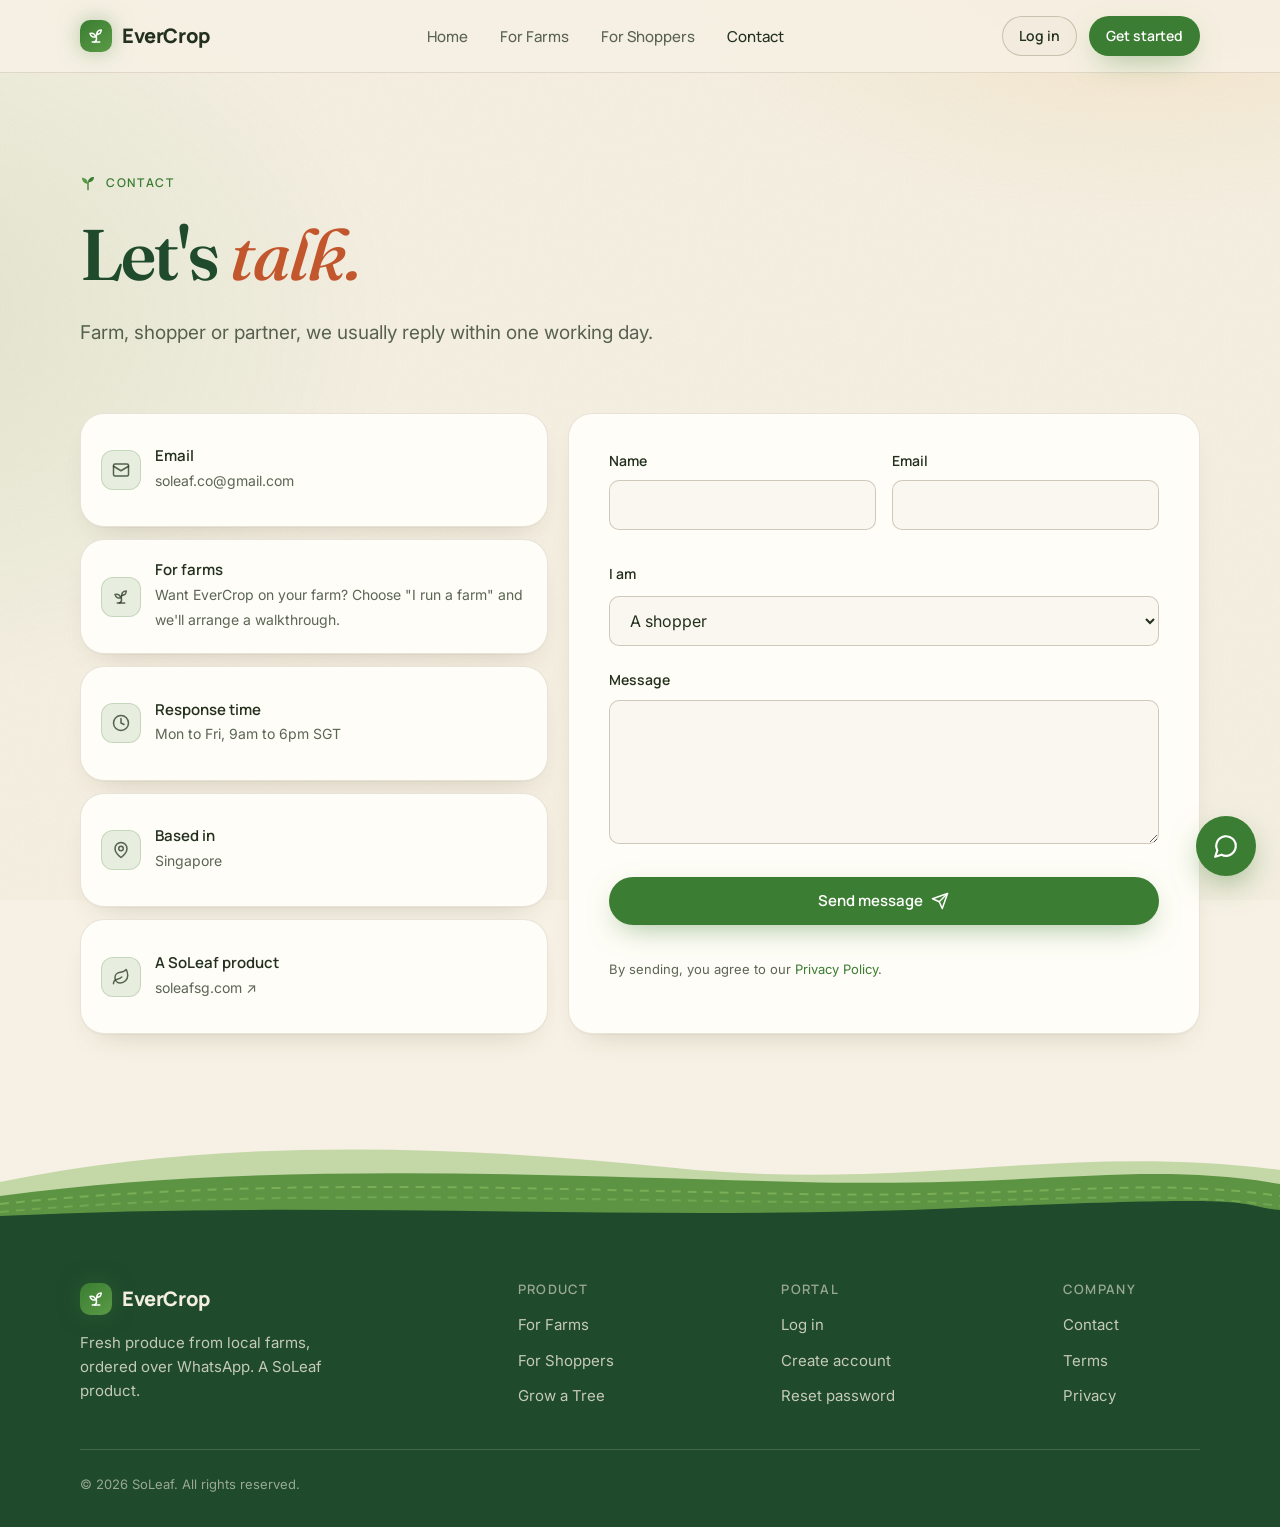
<file: contact.html>
<!doctype html>
<html lang="en">
<head>
  <meta charset="utf-8">
  <meta name="viewport" content="width=device-width, initial-scale=1">
  <title>Contact · EverCrop</title>
  <meta name="description" content="Get in touch with the EverCrop team, whether you run a farm, shop with us or want to partner.">
  <link rel="preconnect" href="https://fonts.googleapis.com"><link rel="preconnect" href="https://fonts.gstatic.com" crossorigin>
  <link href="https://fonts.googleapis.com/css2?family=Fraunces:ital,opsz,wght@0,9..144,500;0,9..144,600;0,9..144,700;1,9..144,500&family=Inter:wght@400;500;600&family=Manrope:wght@500;600;700;800&display=swap" rel="stylesheet">
  <link rel="stylesheet" href="styles.css">
</head>
<body data-page="contact">
  <div class="bg-grid" aria-hidden="true"></div>
  <div data-header></div>

  <main>
    <section class="page-hero">
      <div class="container">
        <span class="eyebrow">Contact</span>
        <h1 class="h-xl">Let's <em class="serif">talk.</em></h1>
        <p class="lead">Farm, shopper or partner, we usually reply within one working day.</p>
      </div>
    </section>

    <section class="section" style="padding-top:0">
      <div class="container contact-grid">
        <div class="contact-info">
          <div class="card contact-item"><span class="icon-box"><i data-i="mail"></i></span><div><b>Email</b><a href="mailto:soleaf.co@gmail.com">soleaf.co@gmail.com</a></div></div>
          <div class="card contact-item"><span class="icon-box"><i data-i="sprout"></i></span><div><b>For farms</b><span>Want EverCrop on your farm? Choose "I run a farm" and we'll arrange a walkthrough.</span></div></div>
          <div class="card contact-item"><span class="icon-box"><i data-i="clock"></i></span><div><b>Response time</b><span>Mon to Fri, 9am to 6pm SGT</span></div></div>
          <div class="card contact-item"><span class="icon-box"><i data-i="pin"></i></span><div><b>Based in</b><span>Singapore</span></div></div>
          <div class="card contact-item"><span class="icon-box"><i data-i="leaf"></i></span><div><b>A SoLeaf product</b><a href="https://soleafsg.com/" target="_blank" rel="noopener">soleafsg.com ↗</a></div></div>
        </div>

        <form class="card contact-form" data-form="contact" novalidate>
          <div class="form-note" data-note role="status" hidden></div>
          <div class="two">
            <div class="field">
              <label for="name">Name</label>
              <input id="name" name="name" autocomplete="name" required>
              <span class="err"></span>
            </div>
            <div class="field">
              <label for="email">Email</label>
              <input id="email" name="email" type="email" autocomplete="email" required>
              <span class="err"></span>
            </div>
          </div>
          <div class="field">
            <label for="topic">I am</label>
            <select id="topic" name="topic">
              <option>A shopper</option>
              <option>I run a farm</option>
              <option>Interested in partnering</option>
              <option>Something else</option>
            </select>
          </div>
          <div class="field">
            <label for="message">Message</label>
            <textarea id="message" name="message" required></textarea>
            <span class="err"></span>
          </div>
          <button type="submit" class="btn btn-primary btn-block">Send message <i data-i="send"></i></button>
          <p class="muted" style="font-size:13px">By sending, you agree to our <a href="privacy.html" style="color:var(--lime)">Privacy Policy</a>.</p>
        </form>
      </div>
    </section>
  </main>

  <div data-footer></div>
  <script src="site.js"></script>
  <script src="auth.js"></script>
</body>
</html>
</file>
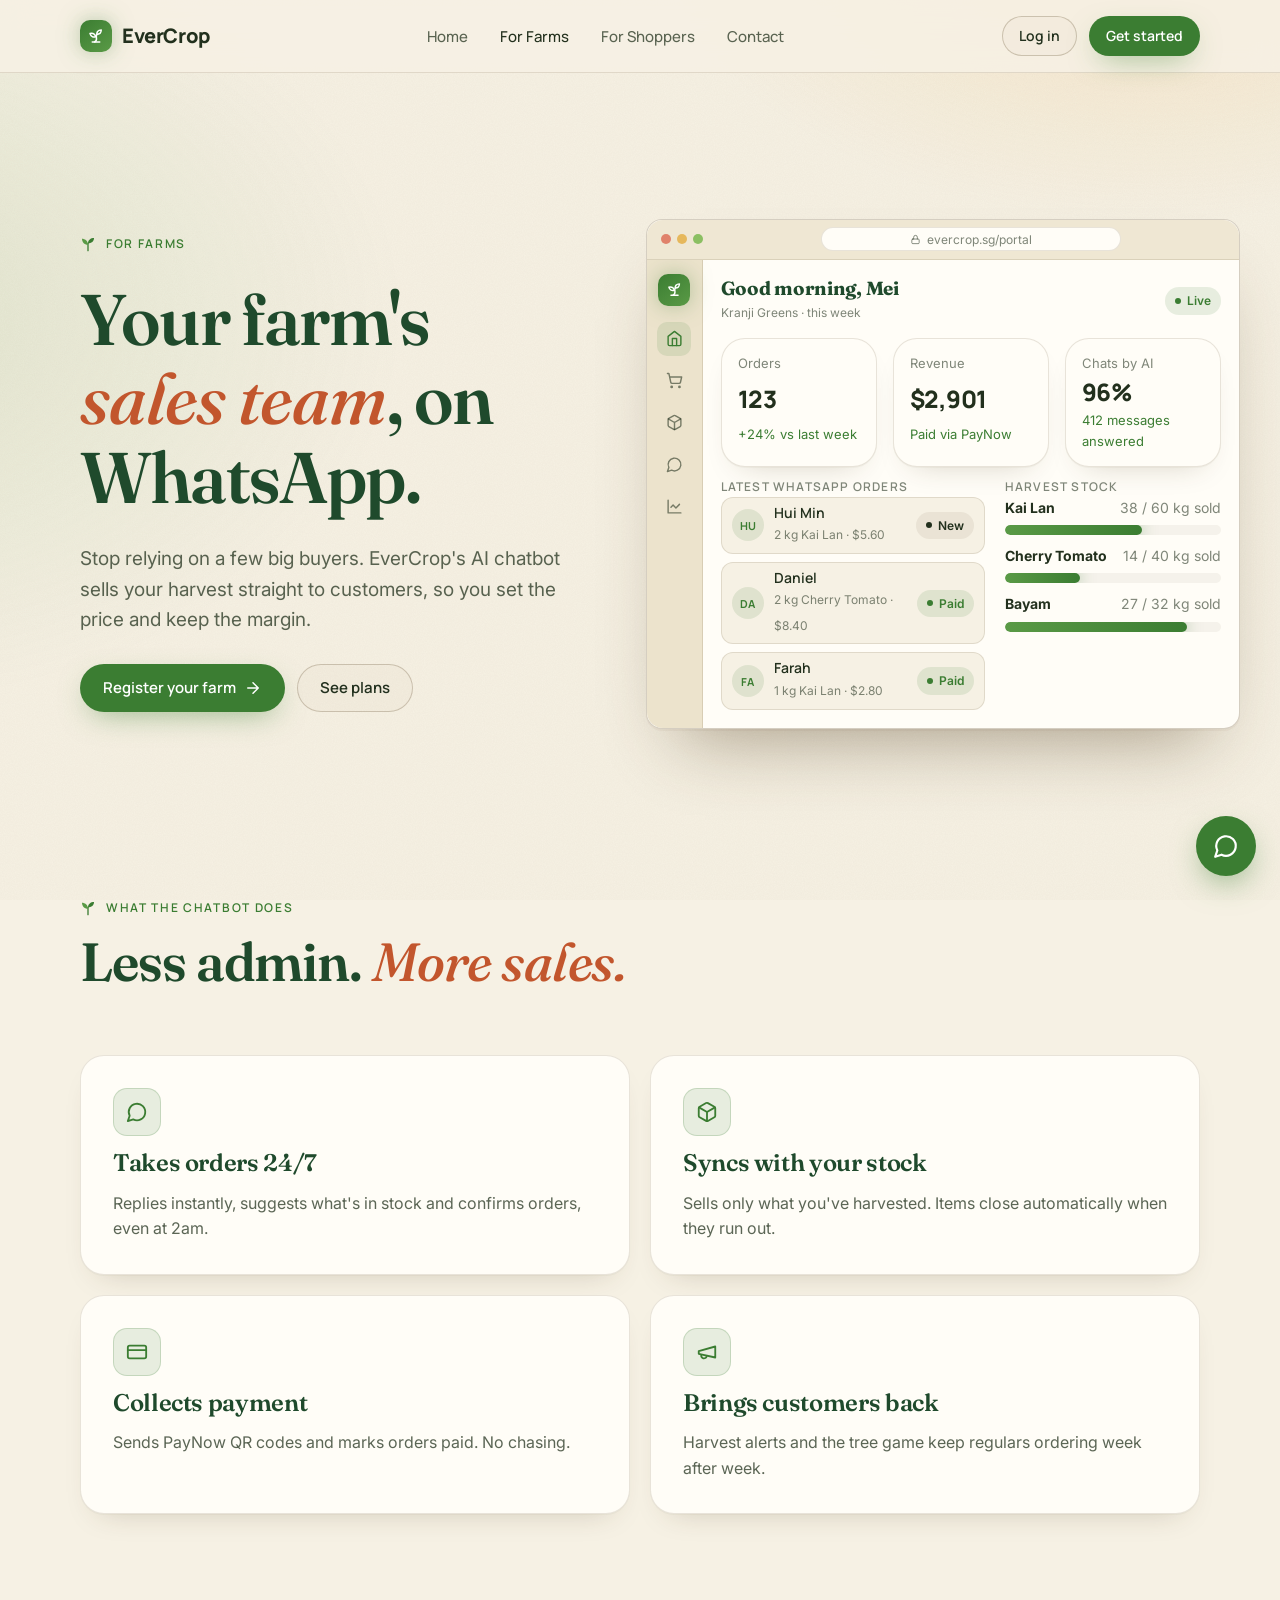
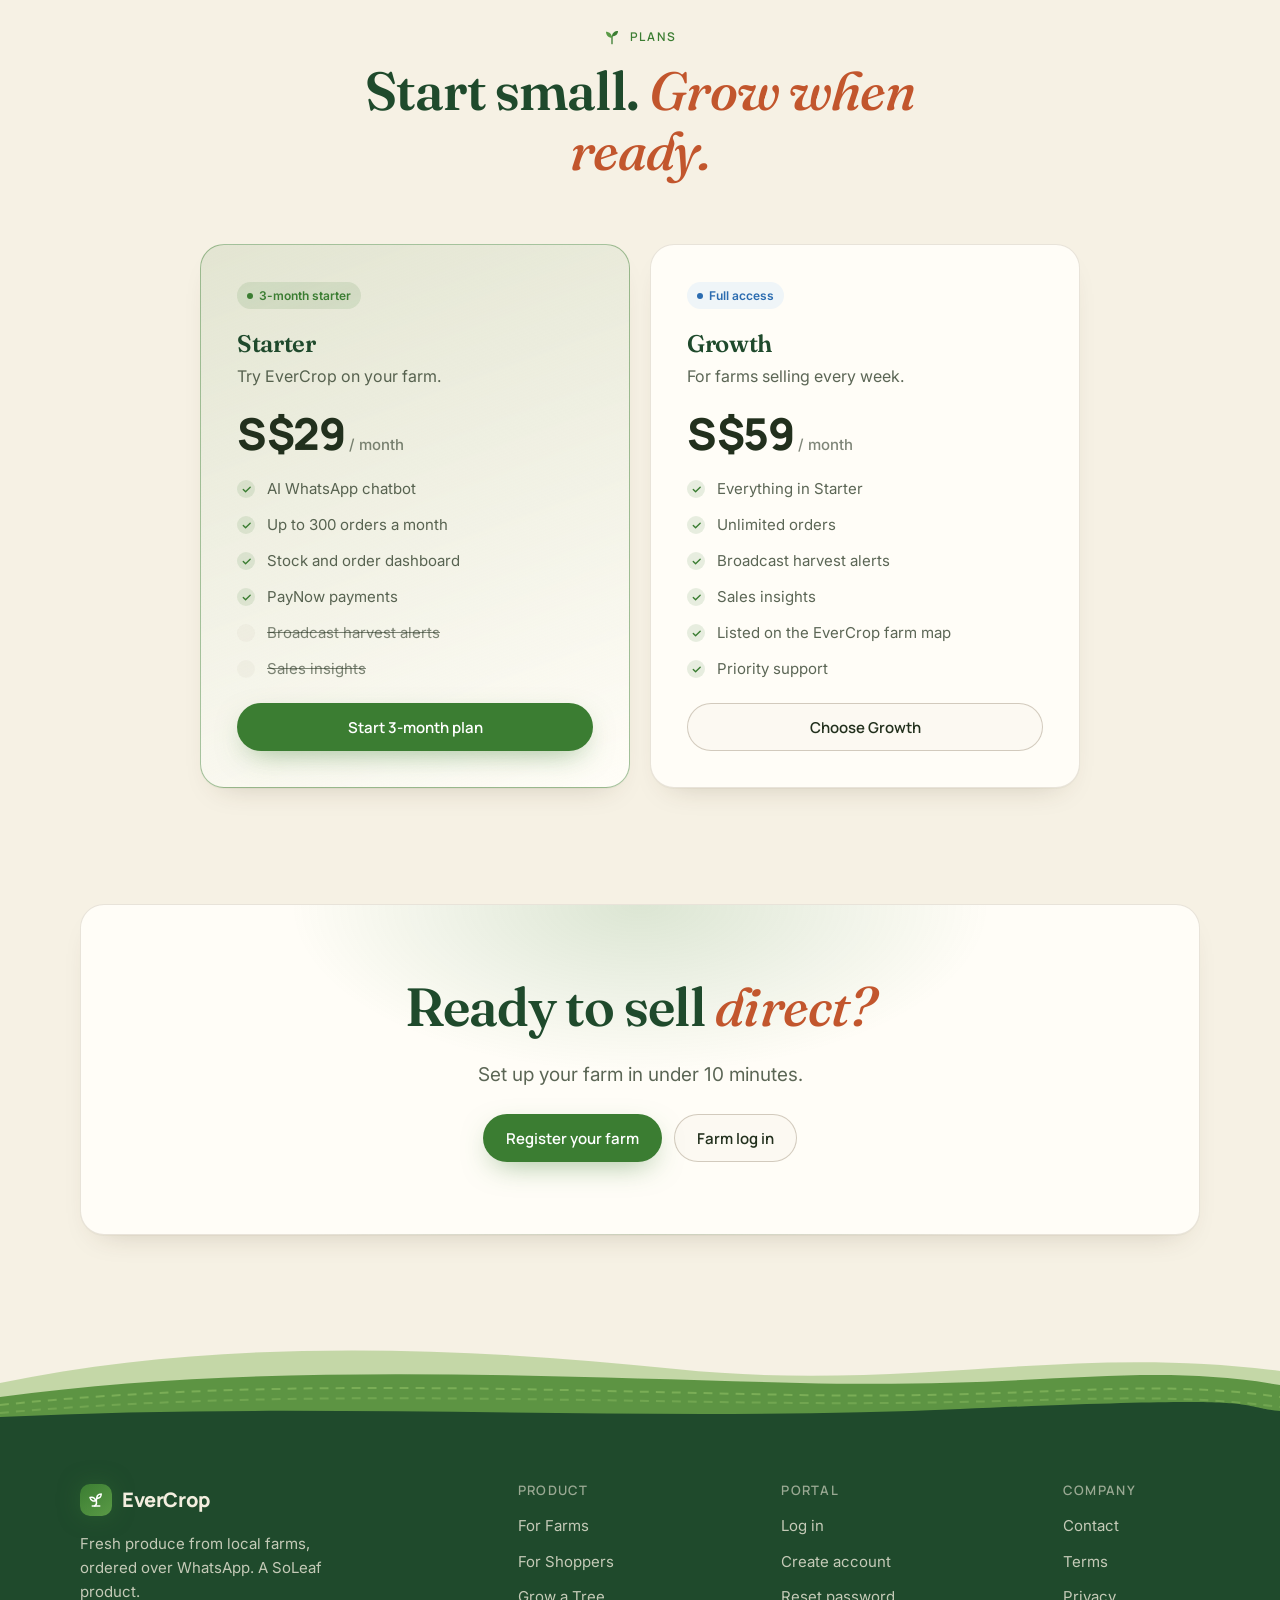
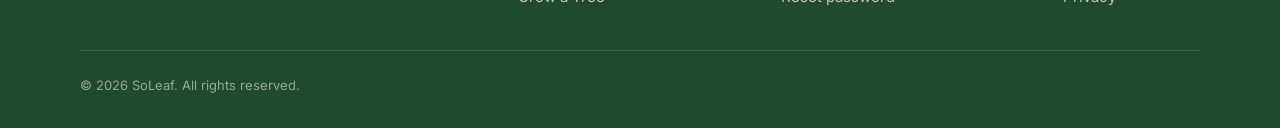
<file: farms.html>
<!doctype html>
<html lang="en">
<head>
  <meta charset="utf-8">
  <meta name="viewport" content="width=device-width, initial-scale=1">
  <title>For Farms · EverCrop</title>
  <meta name="description" content="Sell your harvest directly to customers with an AI WhatsApp chatbot that takes orders, payments and repeat sales for you.">
  <link rel="preconnect" href="https://fonts.googleapis.com"><link rel="preconnect" href="https://fonts.gstatic.com" crossorigin>
  <link href="https://fonts.googleapis.com/css2?family=Fraunces:ital,opsz,wght@0,9..144,500;0,9..144,600;0,9..144,700;1,9..144,500&family=Inter:wght@400;500;600&family=Manrope:wght@500;600;700;800&display=swap" rel="stylesheet">
  <link rel="stylesheet" href="styles.css">
</head>
<body data-page="farms">
  <div class="bg-grid" aria-hidden="true"></div>
  <div data-header></div>

  <main>
    <section class="hero">
      <div class="container hero-grid">
        <div class="hero-copy">
          <span class="eyebrow">For farms</span>
          <h1 class="h-xl">Your farm's <em class="serif">sales team</em>, on WhatsApp.</h1>
          <p class="lead">Stop relying on a few big buyers. EverCrop's AI chatbot sells your harvest straight to customers, so you set the price and keep the margin.</p>
          <div class="hero-actions">
            <a href="register.html?role=farm" class="btn btn-primary">Register your farm <i data-i="arrow"></i></a>
            <a href="#pricing" class="btn btn-ghost">See plans</a>
          </div>
        </div>
        <div class="hero-visual browser-visual">
          <div class="card panel dash" data-farm-dash style="width:min(460px,100%);position:relative">
            <div class="panel-head"><h2>This week</h2><span class="badge ok">Live</span></div>
            <div class="stats" style="grid-template-columns:1fr 1fr">
              <div class="stat card"><span>Orders</span><strong>128</strong><em>+24% vs last week</em></div>
              <div class="stat card"><span>Revenue</span><strong>$2,940</strong><em>Paid via PayNow</em></div>
            </div>
            <div class="stock-row"><div><b>Kai Lan</b><span>42 / 60 kg sold</span></div><div class="meter"><i style="width:70%"></i></div></div>
            <div class="stock-row"><div><b>Cherry Tomato</b><span>18 / 40 kg sold</span></div><div class="meter"><i style="width:45%"></i></div></div>
            <div class="stock-row"><div><b>Bayam</b><span>30 / 32 kg sold</span></div><div class="meter"><i style="width:94%"></i></div></div>
          </div>
        </div>
      </div>
    </section>

    <section class="section" style="padding-top:0">
      <div class="container">
        <div class="section-head reveal">
          <span class="eyebrow">What the chatbot does</span>
          <h2 class="h-lg">Less admin. <em class="serif">More sales.</em></h2>
        </div>
        <div class="feature-grid">
          <article class="card feature reveal"><span class="icon-box"><i data-i="chat"></i></span><h3 class="h-md">Takes orders 24/7</h3><p>Replies instantly, suggests what's in stock and confirms orders, even at 2am.</p></article>
          <article class="card feature reveal"><span class="icon-box"><i data-i="box"></i></span><h3 class="h-md">Syncs with your stock</h3><p>Sells only what you've harvested. Items close automatically when they run out.</p></article>
          <article class="card feature reveal"><span class="icon-box"><i data-i="card"></i></span><h3 class="h-md">Collects payment</h3><p>Sends PayNow QR codes and marks orders paid. No chasing.</p></article>
          <article class="card feature reveal"><span class="icon-box"><i data-i="megaphone"></i></span><h3 class="h-md">Brings customers back</h3><p>Harvest alerts and the tree game keep regulars ordering week after week.</p></article>
        </div>
      </div>
    </section>

    <section class="section" id="pricing" style="padding-top:0">
      <div class="container">
        <div class="section-head center reveal">
          <span class="eyebrow">Plans</span>
          <h2 class="h-lg">Start small. <em class="serif">Grow when ready.</em></h2>
        </div>
        <div class="pricing">
          <article class="card plan featured reveal">
            <div><span class="badge ok">3-month starter</span></div>
            <div><h3 class="h-md">Starter</h3><p class="muted" style="margin-top:6px">Try EverCrop on your farm.</p></div>
            <div class="price">S$29<small> / month</small></div>
            <ul class="ticks">
              <li>AI WhatsApp chatbot</li>
              <li>Up to 300 orders a month</li>
              <li>Stock and order dashboard</li>
              <li>PayNow payments</li>
              <li class="off">Broadcast harvest alerts</li>
              <li class="off">Sales insights</li>
            </ul>
            <a href="register.html?role=farm&plan=starter" class="btn btn-primary btn-block">Start 3-month plan</a>
          </article>
          <article class="card plan reveal">
            <div><span class="badge go">Full access</span></div>
            <div><h3 class="h-md">Growth</h3><p class="muted" style="margin-top:6px">For farms selling every week.</p></div>
            <div class="price">S$59<small> / month</small></div>
            <ul class="ticks">
              <li>Everything in Starter</li>
              <li>Unlimited orders</li>
              <li>Broadcast harvest alerts</li>
              <li>Sales insights</li>
              <li>Listed on the EverCrop farm map</li>
              <li>Priority support</li>
            </ul>
            <a href="register.html?role=farm&plan=growth" class="btn btn-ghost btn-block">Choose Growth</a>
          </article>
        </div>
      </div>
    </section>

    <section class="section" style="padding-top:0;padding-bottom:0">
      <div class="container">
        <div class="card cta reveal">
          <h2 class="h-lg">Ready to sell <em class="serif">direct?</em></h2>
          <p class="lead">Set up your farm in under 10 minutes.</p>
          <div class="hero-actions"><a href="register.html?role=farm" class="btn btn-primary">Register your farm</a><a href="login.html" class="btn btn-ghost">Farm log in</a></div>
        </div>
      </div>
    </section>
  </main>

  <div data-footer></div>
  <script src="site.js"></script>
</body>
</html>
</file>
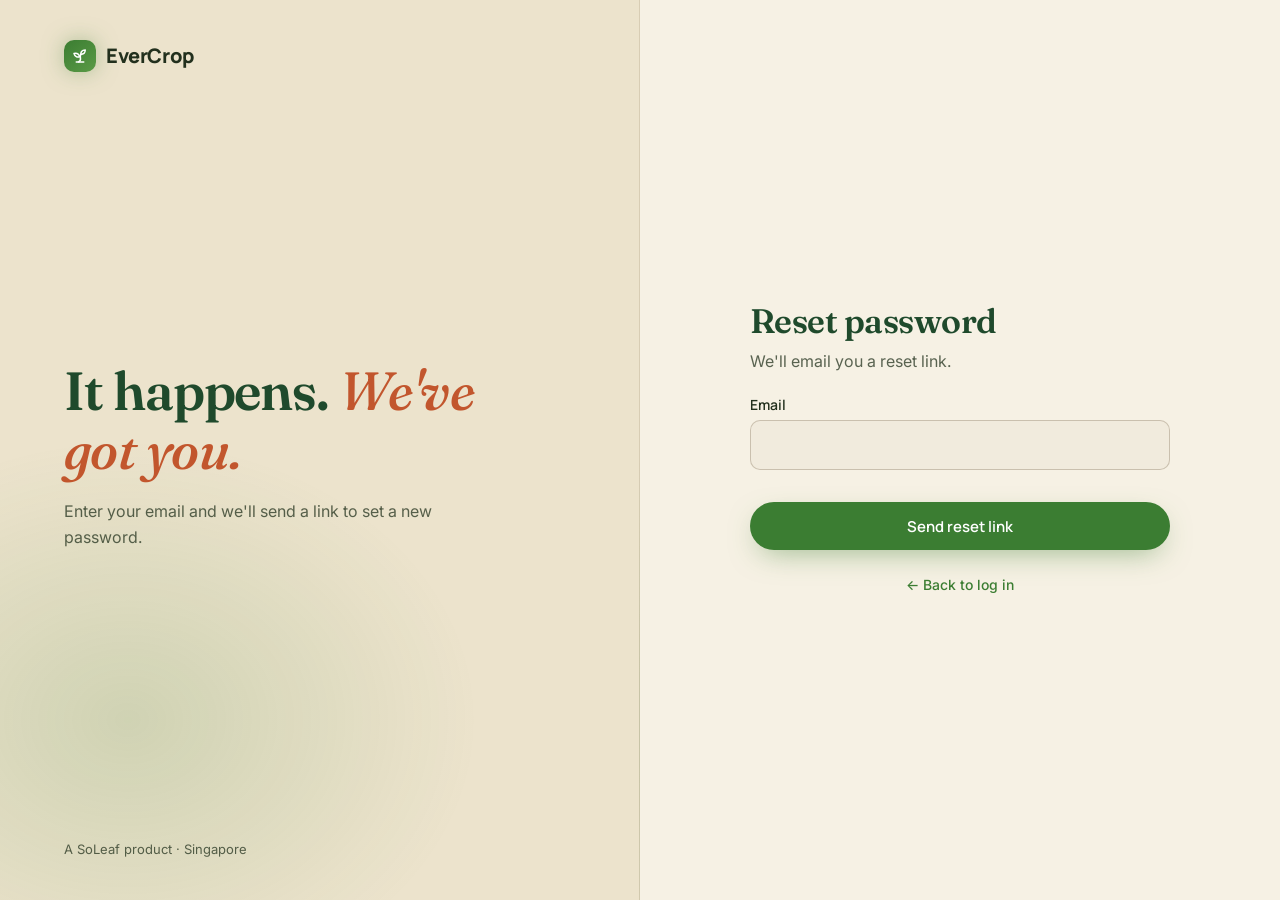
<file: forgot-password.html>
<!doctype html>
<html lang="en">
<head>
  <meta charset="utf-8">
  <meta name="viewport" content="width=device-width, initial-scale=1">
  <title>Reset password · EverCrop</title>
  <link rel="preconnect" href="https://fonts.googleapis.com"><link rel="preconnect" href="https://fonts.gstatic.com" crossorigin>
  <link href="https://fonts.googleapis.com/css2?family=Fraunces:ital,opsz,wght@0,9..144,500;0,9..144,600;0,9..144,700;1,9..144,500&family=Inter:wght@400;500;600&family=Manrope:wght@500;600;700;800&display=swap" rel="stylesheet">
  <link rel="stylesheet" href="styles.css">
</head>
<body>
  <div class="auth">
    <aside class="auth-side">
      <a href="index.html" class="logo"><span class="logo-mark"><i data-i="sprout"></i></span>EverCrop</a>
      <div class="quote">
        <h2 class="h-lg">It happens. <em class="serif">We've got you.</em></h2>
        <p>Enter your email and we'll send a link to set a new password.</p>
      </div>
      <p class="muted" style="font-size:13px">A SoLeaf product · Singapore</p>
    </aside>

    <main class="auth-main">
      <form class="auth-form" data-form="forgot" novalidate>
        <header>
          <h1>Reset password</h1>
          <p class="muted">We'll email you a reset link.</p>
        </header>
        <div class="form-note" data-note role="status" hidden></div>
        <div class="field">
          <label for="email">Email</label>
          <input id="email" name="email" type="email" autocomplete="email" required>
          <span class="err"></span>
        </div>
        <button type="submit" class="btn btn-primary btn-block">Send reset link</button>
        <p class="auth-foot"><a href="login.html">← Back to log in</a></p>
      </form>
    </main>
  </div>
  <script src="site.js"></script>
  <script src="auth.js"></script>
</body>
</html>
</file>
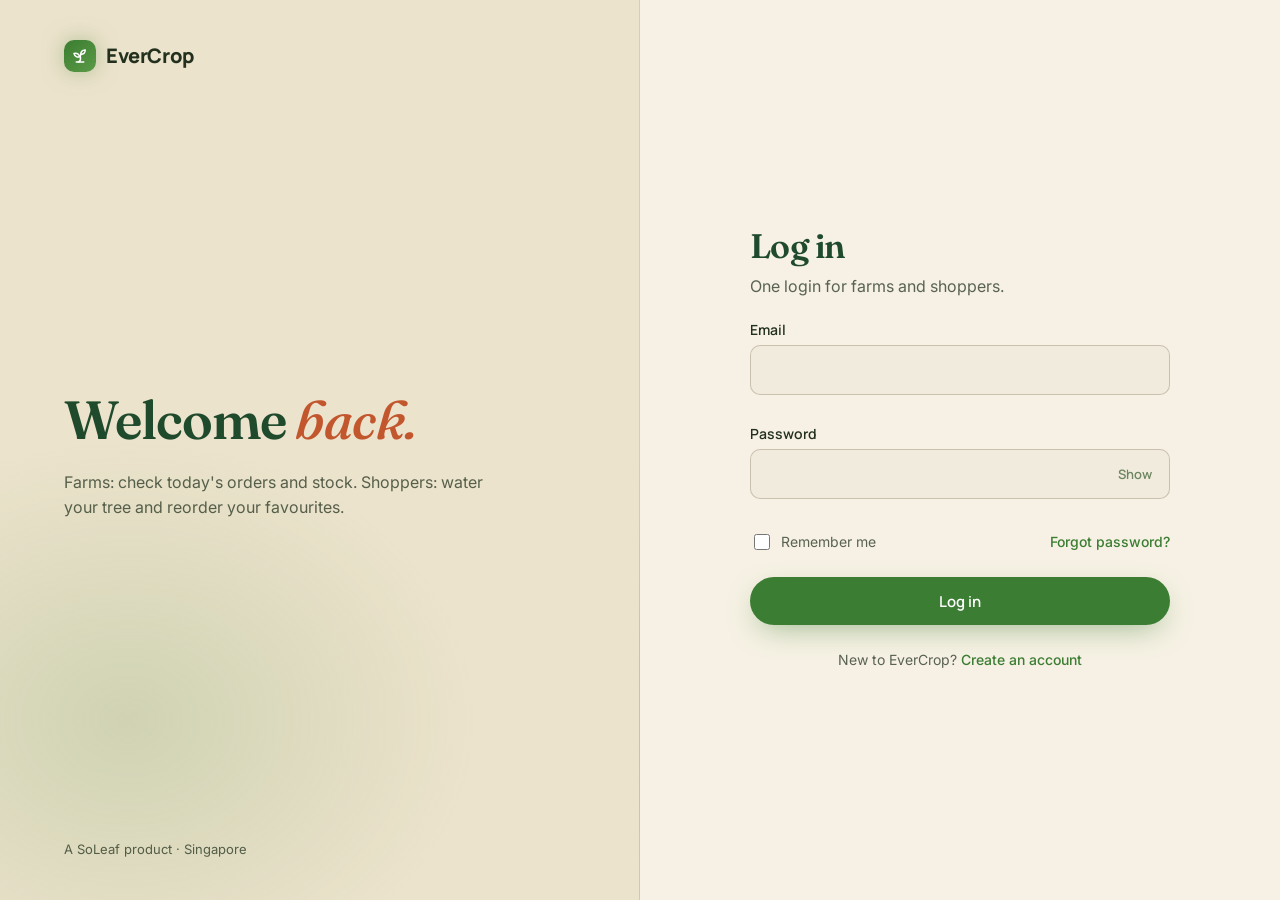
<file: login.html>
<!doctype html>
<html lang="en">
<head>
  <meta charset="utf-8">
  <meta name="viewport" content="width=device-width, initial-scale=1">
  <title>Log in · EverCrop</title>
  <link rel="preconnect" href="https://fonts.googleapis.com"><link rel="preconnect" href="https://fonts.gstatic.com" crossorigin>
  <link href="https://fonts.googleapis.com/css2?family=Fraunces:ital,opsz,wght@0,9..144,500;0,9..144,600;0,9..144,700;1,9..144,500&family=Inter:wght@400;500;600&family=Manrope:wght@500;600;700;800&display=swap" rel="stylesheet">
  <link rel="stylesheet" href="styles.css">
</head>
<body>
  <div class="auth">
    <aside class="auth-side">
      <a href="index.html" class="logo"><span class="logo-mark"><i data-i="sprout"></i></span>EverCrop</a>
      <div class="quote">
        <h2 class="h-lg">Welcome <em class="serif">back.</em></h2>
        <p>Farms: check today's orders and stock. Shoppers: water your tree and reorder your favourites.</p>
      </div>
      <p class="muted" style="font-size:13px">A SoLeaf product · Singapore</p>
    </aside>

    <main class="auth-main">
      <form class="auth-form" data-form="login" novalidate>
        <header>
          <h1>Log in</h1>
          <p class="muted">One login for farms and shoppers.</p>
        </header>
        <div class="form-note" data-note role="status" hidden></div>
        <div class="field">
          <label for="email">Email</label>
          <input id="email" name="email" type="email" autocomplete="email" required>
          <span class="err"></span>
        </div>
        <div class="field">
          <label for="password">Password</label>
          <div class="pw-wrap">
            <input id="password" name="password" type="password" autocomplete="current-password" required>
            <button type="button" data-toggle-pw aria-label="Show password" aria-pressed="false">Show</button>
          </div>
          <span class="err"></span>
        </div>
        <div class="row-between">
          <label class="check"><input type="checkbox" name="remember"> Remember me</label>
          <a href="forgot-password.html">Forgot password?</a>
        </div>
        <button type="submit" class="btn btn-primary btn-block">Log in</button>
        <p class="auth-foot">New to EverCrop? <a href="register.html">Create an account</a></p>
      </form>
    </main>
  </div>
  <script src="site.js"></script>
  <script src="auth.js"></script>
</body>
</html>
</file>
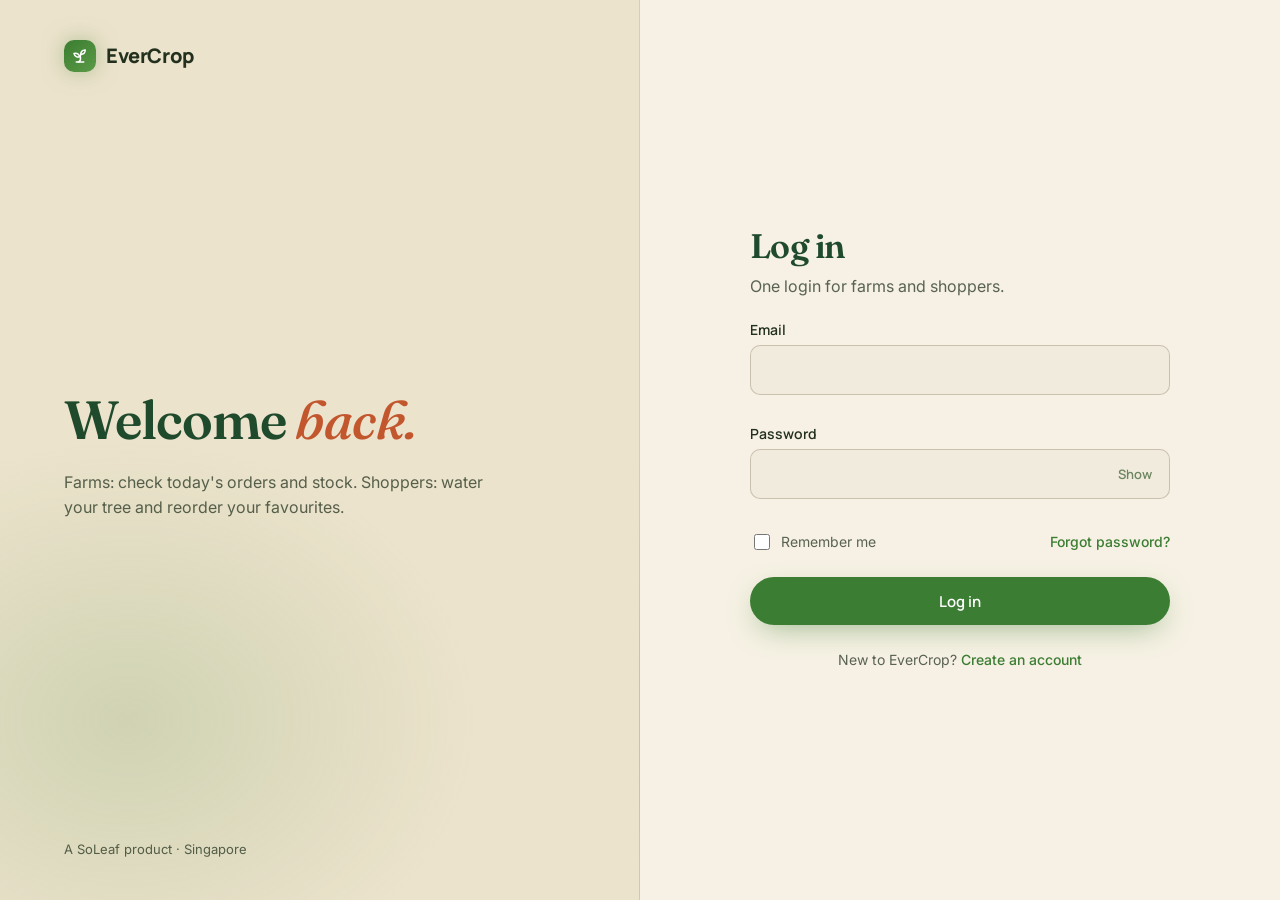
<file: portal-farm.html>
<!doctype html>
<html lang="en">
<head>
  <meta charset="utf-8">
  <meta name="viewport" content="width=device-width, initial-scale=1">
  <title>Farm Portal · EverCrop</title>
  <link rel="preconnect" href="https://fonts.googleapis.com"><link rel="preconnect" href="https://fonts.gstatic.com" crossorigin>
  <link href="https://fonts.googleapis.com/css2?family=Fraunces:ital,opsz,wght@0,9..144,500;0,9..144,600;0,9..144,700;1,9..144,500&family=Inter:wght@400;500;600&family=Manrope:wght@500;600;700;800&display=swap" rel="stylesheet">
  <link rel="stylesheet" href="styles.css">
</head>
<body data-portal="farm" hidden>
  <div class="portal">
    <aside class="side">
      <a href="index.html" class="logo"><span class="logo-mark"><i data-i="sprout"></i></span>EverCrop</a>
      <nav aria-label="Portal">
        <a href="#overview"><i data-i="home"></i>Overview</a>
        <a href="#orders"><i data-i="cart"></i>Orders</a>
        <a href="#stock"><i data-i="box"></i>Stock</a>
        <a href="#chatbot"><i data-i="chat"></i>Chatbot</a>
        <a href="#insights"><i data-i="chart"></i>Insights</a>
        <a href="#settings"><i data-i="settings"></i>Settings</a>
      </nav>
      <div class="side-card">
        <div><b>Starter plan</b><span>74 of 90 days left</span></div>
        <div class="meter"><i style="width:82%"></i></div>
        <a href="farms.html#pricing" class="btn btn-primary btn-sm btn-block">Upgrade to Growth</a>
      </div>
      <div data-user-menu></div>
    </aside>

    <div>
      <div class="mobile-top">
        <a href="index.html" class="logo"><span class="logo-mark"><i data-i="sprout"></i></span>EverCrop</a>
        <div data-user-menu></div>
      </div>

      <main class="main">
        <!-- Overview -->
        <section class="view" data-view="overview">
          <div class="main-head">
            <div>
              <h1>Good morning, <span data-user-first></span></h1>
              <p><span data-farm-name></span> · Starter plan, 74 days left</p>
            </div>
            <button class="btn btn-primary btn-sm" data-broadcast><i data-i="megaphone"></i>Send harvest alert</button>
          </div>
          <div class="stats">
            <div class="card stat"><span>Orders this week</span><strong>128</strong><em>+24%</em></div>
            <div class="card stat"><span>Revenue</span><strong>$2,940</strong><em>+18%</em></div>
            <div class="card stat"><span>Chats handled by AI</span><strong>96%</strong><em>412 messages</em></div>
            <div class="card stat"><span>Repeat customers</span><strong>63%</strong><em>Tree game active</em></div>
          </div>
          <div class="grid-2">
            <section class="card panel">
              <div class="panel-head"><h2>Recent orders</h2><a href="#orders">View all</a></div>
              <div class="table-scroll">
                <table class="table">
                  <thead><tr><th>Order</th><th>Date</th><th>Customer</th><th>Total</th><th>Status</th></tr></thead>
                  <tbody data-recent-orders></tbody>
                </table>
              </div>
            </section>
            <section class="card panel">
              <div class="panel-head"><h2>Orders by day</h2></div>
              <div class="bars" data-bars></div>
            </section>
          </div>
          <div class="grid-2">
            <section class="card panel">
              <div class="panel-head"><h2>Chatbot activity</h2><span class="badge ok" data-bot-badge>Online</span></div>
              <div class="chat-feed" data-chats></div>
            </section>
            <section class="card panel">
              <div class="panel-head"><h2>This week's harvest</h2><a href="#stock">Edit stock</a></div>
              <div style="display:grid;gap:16px" data-harvest></div>
            </section>
          </div>
        </section>

        <!-- Orders -->
        <section class="view" data-view="orders" hidden>
          <div class="main-head">
            <div>
              <h1>Orders</h1>
              <p>Every order from WhatsApp and the portal, in one place.</p>
            </div>
          </div>
          <div class="stats three">
            <div class="card stat"><span>New orders</span><strong data-o-new>0</strong><em>Waiting for you to confirm</em></div>
            <div class="card stat"><span>Awaiting payment</span><strong data-o-unpaid>$0.00</strong><em>PayNow reminders sent</em></div>
            <div class="card stat"><span>Revenue this week</span><strong data-o-revenue>$0.00</strong><em>Across all orders</em></div>
          </div>
          <section class="card panel">
            <div class="order-tools">
              <label class="search"><i data-i="search"></i><input type="search" placeholder="Search customer or order number" aria-label="Search orders" data-o-search></label>
              <label class="status-select"><select data-o-status aria-label="Filter by status"></select></label>
            </div>
            <div class="table-scroll">
              <table class="table">
                <thead><tr><th>Order</th><th>Date</th><th>Customer</th><th>Channel</th><th>Items</th><th>Total</th><th>Status</th><th></th></tr></thead>
                <tbody data-orders></tbody>
              </table>
            </div>
            <p class="cart-empty" data-o-empty hidden>No orders match.</p>
          </section>
        </section>

        <!-- Stock -->
        <section class="view" data-view="stock" hidden>
          <div class="main-head">
            <div>
              <h1>Stock</h1>
              <p>What the chatbot can sell this week. Changes save automatically.</p>
            </div>
            <button type="button" class="btn btn-primary btn-sm" data-add-toggle aria-expanded="false"><i data-i="sprout"></i>Add item</button>
          </div>
          <div class="stats">
            <div class="card stat"><span>Items on sale</span><strong data-s-listed>0</strong><em>Visible to the chatbot</em></div>
            <div class="card stat"><span>Packs in stock</span><strong data-s-packs>0</strong><em>Across items on sale</em></div>
            <div class="card stat"><span>Low stock</span><strong data-s-low>0</strong><em>Under 10 packs left</em></div>
            <div class="card stat"><span>Stock value</span><strong data-s-value>$0.00</strong><em>At current prices</em></div>
          </div>
          <form class="card panel add-item" data-add-item novalidate hidden>
            <div class="panel-head"><h2>Add an item</h2></div>
            <div class="add-grid">
              <div class="field">
                <label for="s-name">Produce name</label>
                <input id="s-name" name="sname" placeholder="e.g. Butterhead Lettuce">
                <span class="err"></span>
              </div>
              <div class="field">
                <label for="s-pack">Pack size</label>
                <input id="s-pack" name="pack" placeholder="e.g. 300 g">
                <span class="err"></span>
              </div>
              <div class="field">
                <label for="s-price">Price (S$)</label>
                <input id="s-price" name="price" type="number" min="0.1" step="0.1" placeholder="2.80">
                <span class="err"></span>
              </div>
              <div class="field">
                <label for="s-qty">Packs in stock</label>
                <input id="s-qty" name="qty" type="number" min="1" step="1" placeholder="40">
                <span class="err"></span>
              </div>
            </div>
            <div class="add-actions">
              <button type="submit" class="btn btn-primary btn-sm">Add to harvest</button>
              <button type="button" class="btn btn-ghost btn-sm" data-add-cancel>Cancel</button>
            </div>
          </form>
          <div class="stock-tools">
            <label class="search"><i data-i="search"></i><input type="search" placeholder="Search produce" aria-label="Search produce" data-s-search></label>
            <label class="status-select"><select data-s-status aria-label="Filter stock"></select></label>
          </div>
          <div class="stock-grid" data-stock></div>
          <p class="cart-empty" data-s-empty hidden>No items match. Try another filter.</p>
        </section>

        <!-- Chatbot -->
        <section class="view" data-view="chatbot" hidden>
          <div class="main-head">
            <div>
              <h1>Chatbot</h1>
              <p>Set how your AI assistant greets and serves customers on WhatsApp.</p>
            </div>
          </div>
          <div class="grid-2 bot-layout">
            <form class="card panel" data-bot-form novalidate>
              <div class="panel-head"><h2>Assistant settings</h2></div>
              <div class="toggle-list">
                <label class="toggle-row"><span class="icon-box"><i data-i="bolt"></i></span><div><b>Assistant online</b><span>Replies to customers automatically</span></div><input type="checkbox" class="switch" name="online"></label>
                <label class="toggle-row"><span class="icon-box"><i data-i="pin"></i></span><div><b>Allow farm pickup</b><span>Offer self-collection at checkout</span></div><input type="checkbox" class="switch" name="pickup"></label>
              </div>
              <div class="field">
                <label for="b-greeting">Greeting message</label>
                <textarea id="b-greeting" name="greeting" maxlength="200"></textarea>
                <span class="err"></span>
              </div>
              <div class="two">
                <div class="field">
                  <label for="b-hours">Reply hours</label>
                  <select id="b-hours" name="hours">
                    <option value="always">Always on (24/7)</option>
                    <option value="day">8am to 8pm daily</option>
                    <option value="week">Weekdays, 9am to 6pm</option>
                  </select>
                </div>
                <div class="field">
                  <label for="b-fee">Delivery fee (S$)</label>
                  <input id="b-fee" name="fee" type="number" min="0" step="0.5">
                  <span class="err"></span>
                </div>
              </div>
              <div class="field">
                <label for="b-uen">PayNow UEN or mobile</label>
                <input id="b-uen" name="uen" placeholder="e.g. 202612345K">
              </div>
              <button type="submit" class="btn btn-primary" style="justify-self:start">Save settings</button>
            </form>
            <section class="card panel bot-preview">
              <div class="panel-head"><h2>Live preview</h2><span class="badge ok" data-preview-badge>Online</span></div>
              <div class="phone sm">
                <div class="phone-screen">
                  <div class="wa-top">
                    <span class="wa-avatar"><i data-i="sprout"></i></span>
                    <div><div class="wa-name"><span data-farm-name></span> · EverCrop</div><div class="wa-status" data-preview-status>online</div></div>
                  </div>
                  <div class="wa-body" data-preview></div>
                  <div class="wa-input"><span>Message</span><b><i data-i="send"></i></b></div>
                </div>
              </div>
            </section>
          </div>
          <section class="card panel">
            <div class="panel-head"><h2>Recent conversations</h2></div>
            <div class="chat-feed" data-chats-all></div>
          </section>
        </section>

        <!-- Insights -->
        <section class="view" data-view="insights" hidden>
          <div class="main-head">
            <div>
              <h1>Insights</h1>
              <p>How your farm is selling over the last 30 days.</p>
            </div>
          </div>
          <div class="stats">
            <div class="card stat"><span>Revenue (30 days)</span><strong>$9,650</strong><em>+21% vs last month</em></div>
            <div class="card stat"><span>Average order</span><strong data-i-aov>$0.00</strong><em>Per order</em></div>
            <div class="card stat"><span>Repeat customers</span><strong>63%</strong><em>Ordered 2+ times</em></div>
            <div class="card stat"><span>New customers</span><strong>38</strong><em>This month</em></div>
          </div>
          <div class="grid-2">
            <section class="card panel">
              <div class="panel-head"><h2>Revenue by week</h2></div>
              <div class="bars" data-i-weeks></div>
            </section>
            <section class="card panel">
              <div class="panel-head"><h2>Top products</h2><a href="#stock">Manage stock</a></div>
              <div style="display:grid;gap:16px" data-i-top></div>
            </section>
          </div>
          <div class="grid-2">
            <section class="card panel">
              <div class="panel-head"><h2>Top customers</h2></div>
              <div class="chat-feed" data-i-customers></div>
            </section>
            <section class="card panel">
              <div class="panel-head"><h2>Where orders come from</h2></div>
              <div class="split-bar" aria-hidden="true"><i style="width:82%"></i><i style="width:18%"></i></div>
              <div class="legend">
                <div><span class="dot lime"></span><b>WhatsApp chatbot</b><em>82%</em></div>
                <div><span class="dot sage"></span><b>EverCrop portal</b><em>18%</em></div>
              </div>
              <p class="muted" style="font-size:14px">Most customers order through the chatbot. Saturday mornings are your busiest time, so a Friday harvest alert works best.</p>
            </section>
          </div>
        </section>

        <!-- Settings -->
        <section class="view" data-view="settings" hidden>
          <div class="main-head">
            <div>
              <h1>Settings</h1>
              <p>Manage your farm profile and notifications.</p>
            </div>
          </div>
          <div class="grid-2 settings">
            <form class="card panel" data-profile novalidate>
              <div class="panel-head"><h2>Farm profile</h2></div>
              <div class="avatar-edit">
                <span class="av-circle xl" data-user-initials></span>
                <div>
                  <b>Farm logo</b>
                  <span>JPG, PNG or WebP, up to 5 MB</span>
                  <div class="avatar-actions">
                    <label class="btn btn-ghost btn-sm">Upload logo<input type="file" accept="image/png,image/jpeg,image/webp,image/gif" data-avatar-input hidden></label>
                    <button type="button" class="btn btn-sm btn-text" data-avatar-remove hidden>Remove</button>
                  </div>
                </div>
              </div>
              <div class="two">
                <div class="field">
                  <label for="f-farm">Farm name</label>
                  <input id="f-farm" name="fname" autocomplete="organization">
                  <span class="err"></span>
                </div>
                <div class="field">
                  <label for="f-name">Your name</label>
                  <input id="f-name" name="pname" autocomplete="name">
                  <span class="err"></span>
                </div>
              </div>
              <div class="two">
                <div class="field">
                  <label for="f-email">Email</label>
                  <input id="f-email" name="pemail" type="email" readonly>
                </div>
                <div class="field">
                  <label for="f-phone">WhatsApp business number</label>
                  <input id="f-phone" name="phone" type="tel" placeholder="+65 6123 4567">
                  <span class="err"></span>
                </div>
              </div>
              <div class="field">
                <label for="f-area">Location</label>
                <select id="f-area" name="area">
                  <option>Kranji</option><option>Lim Chu Kang</option><option>Neo Tiew</option><option>Sungei Tengah</option><option>Punggol</option><option>Other</option>
                </select>
              </div>
              <div class="field">
                <label for="f-about">About your farm</label>
                <textarea id="f-about" name="about" maxlength="300" placeholder="Shown to shoppers on the farm map"></textarea>
              </div>
              <button type="submit" class="btn btn-primary">Save changes</button>
            </form>
            <form class="card panel prefs" data-notify>
              <div class="panel-head"><h2>Preferences</h2></div>
              <div class="toggle-list">
                <div class="toggle-row lang-row" role="radiogroup" aria-labelledby="lang-title">
                  <span class="icon-box"><i data-i="globe"></i></span>
                  <div><b id="lang-title">Preferred language</b><span>Used for your portal alerts and reports</span></div>
                  <div class="seg">
                    <label><input type="radio" name="lang" value="en"><span>English</span></label>
                    <label><input type="radio" name="lang" value="zh"><span>中文</span></label>
                    <label><input type="radio" name="lang" value="ms"><span>Bahasa Melayu</span></label>
                    <label><input type="radio" name="lang" value="ta"><span>தமிழ்</span></label>
                  </div>
                </div>
              </div>
              <div class="pref-group" role="group" aria-label="Notifications">
                <div class="pref-label"><b>Notifications</b><span>Choose what we send you on WhatsApp</span></div>
                <div class="toggle-list">
                  <label class="toggle-row"><span class="icon-box"><i data-i="cart"></i></span><div><b>New orders</b><span>The moment a customer orders</span></div><input type="checkbox" class="switch" name="neworder"></label>
                  <label class="toggle-row"><span class="icon-box"><i data-i="card"></i></span><div><b>Payments received</b><span>When a PayNow payment lands</span></div><input type="checkbox" class="switch" name="payment"></label>
                  <label class="toggle-row"><span class="icon-box"><i data-i="box"></i></span><div><b>Low stock</b><span>When an item drops below 10 packs</span></div><input type="checkbox" class="switch" name="lowstock"></label>
                  <label class="toggle-row"><span class="icon-box"><i data-i="chart"></i></span><div><b>Weekly report</b><span>Sales summary every Monday</span></div><input type="checkbox" class="switch" name="report"></label>
                </div>
              </div>
            </form>
          </div>
        </section>
      </main>
    </div>
  </div>
  <div class="toast" role="status" aria-live="polite"></div>
  <script src="site.js"></script>
  <script src="auth.js"></script>
  <script src="portal.js"></script>
</body>
</html>
</file>
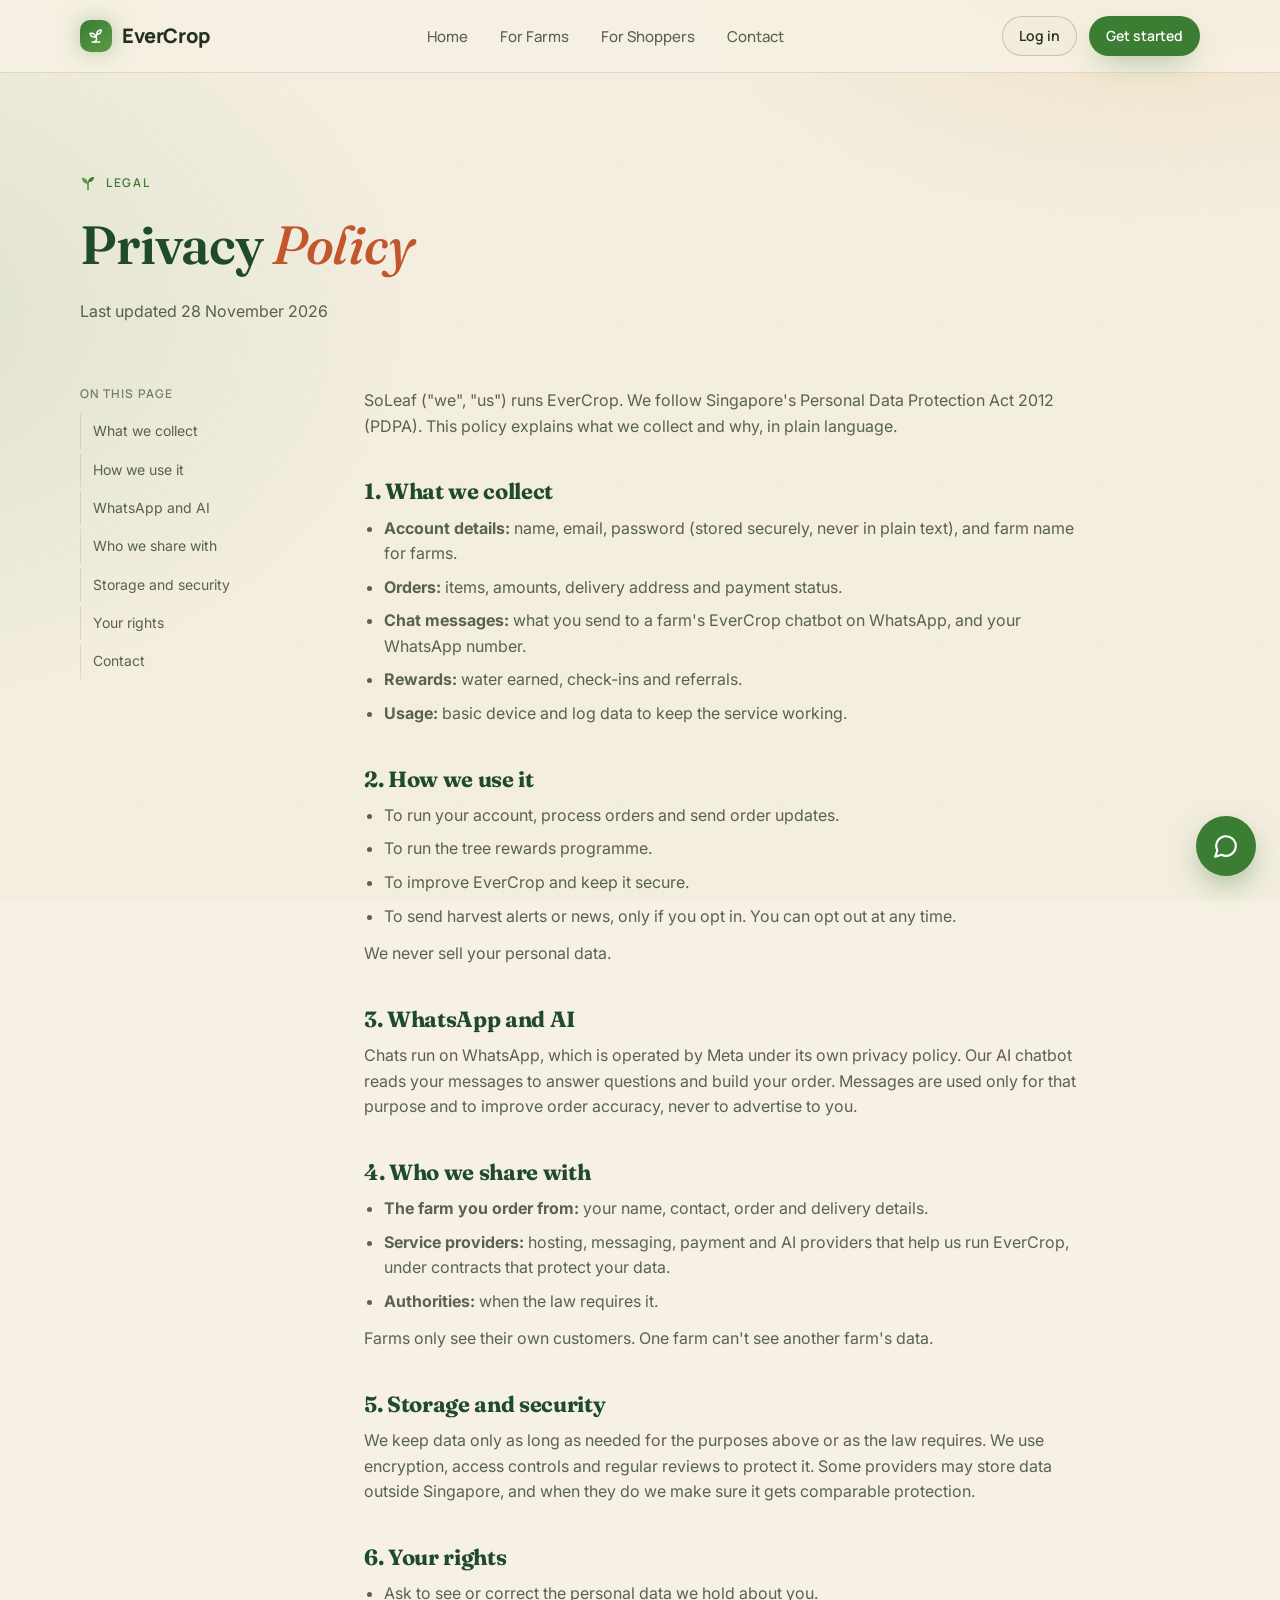
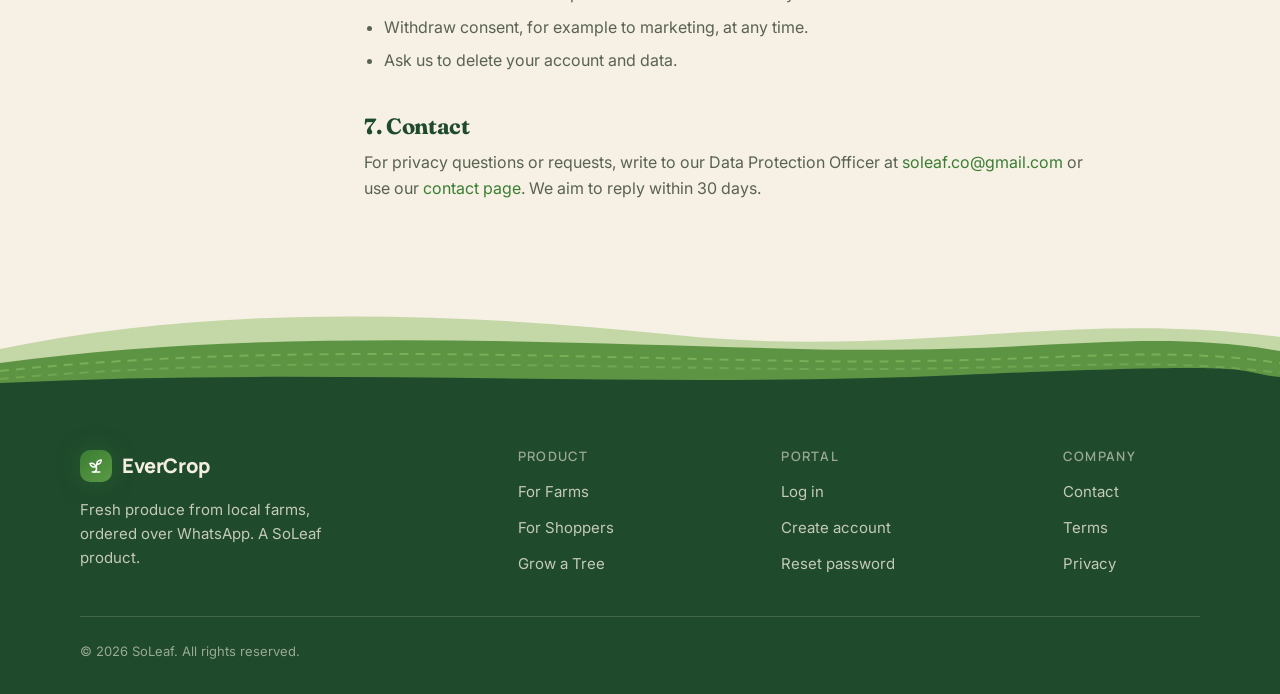
<file: privacy.html>
<!doctype html>
<html lang="en">
<head>
  <meta charset="utf-8">
  <meta name="viewport" content="width=device-width, initial-scale=1">
  <title>Privacy Policy · EverCrop</title>
  <meta name="description" content="How EverCrop collects, uses and protects your personal data under Singapore's PDPA.">
  <link rel="preconnect" href="https://fonts.googleapis.com"><link rel="preconnect" href="https://fonts.gstatic.com" crossorigin>
  <link href="https://fonts.googleapis.com/css2?family=Fraunces:ital,opsz,wght@0,9..144,500;0,9..144,600;0,9..144,700;1,9..144,500&family=Inter:wght@400;500;600&family=Manrope:wght@500;600;700;800&display=swap" rel="stylesheet">
  <link rel="stylesheet" href="styles.css">
</head>
<body data-page="privacy">
  <div class="bg-grid" aria-hidden="true"></div>
  <div data-header></div>

  <main>
    <section class="page-hero">
      <div class="container">
        <span class="eyebrow">Legal</span>
        <h1 class="h-lg">Privacy <em class="serif">Policy</em></h1>
        <p class="muted">Last updated 28 November 2026</p>
      </div>
    </section>

    <section class="section" style="padding-top:0">
      <div class="container legal">
        <nav class="toc" aria-label="On this page">
          <b>On this page</b>
          <a href="#collect">What we collect</a>
          <a href="#use">How we use it</a>
          <a href="#whatsapp">WhatsApp and AI</a>
          <a href="#share">Who we share with</a>
          <a href="#keep">Storage and security</a>
          <a href="#rights">Your rights</a>
          <a href="#contact">Contact</a>
        </nav>

        <div class="prose">

          <section id="intro">
            <p>SoLeaf ("we", "us") runs EverCrop. We follow Singapore's Personal Data Protection Act 2012 (PDPA). This policy explains what we collect and why, in plain language.</p>
          </section>

          <section id="collect">
            <h2>1. What we collect</h2>
            <ul>
              <li><strong>Account details:</strong> name, email, password (stored securely, never in plain text), and farm name for farms.</li>
              <li><strong>Orders:</strong> items, amounts, delivery address and payment status.</li>
              <li><strong>Chat messages:</strong> what you send to a farm's EverCrop chatbot on WhatsApp, and your WhatsApp number.</li>
              <li><strong>Rewards:</strong> water earned, check-ins and referrals.</li>
              <li><strong>Usage:</strong> basic device and log data to keep the service working.</li>
            </ul>
          </section>

          <section id="use">
            <h2>2. How we use it</h2>
            <ul>
              <li>To run your account, process orders and send order updates.</li>
              <li>To run the tree rewards programme.</li>
              <li>To improve EverCrop and keep it secure.</li>
              <li>To send harvest alerts or news, only if you opt in. You can opt out at any time.</li>
            </ul>
            <p>We never sell your personal data.</p>
          </section>

          <section id="whatsapp">
            <h2>3. WhatsApp and AI</h2>
            <p>Chats run on WhatsApp, which is operated by Meta under its own privacy policy. Our AI chatbot reads your messages to answer questions and build your order. Messages are used only for that purpose and to improve order accuracy, never to advertise to you.</p>
          </section>

          <section id="share">
            <h2>4. Who we share with</h2>
            <ul>
              <li><strong>The farm you order from:</strong> your name, contact, order and delivery details.</li>
              <li><strong>Service providers:</strong> hosting, messaging, payment and AI providers that help us run EverCrop, under contracts that protect your data.</li>
              <li><strong>Authorities:</strong> when the law requires it.</li>
            </ul>
            <p>Farms only see their own customers. One farm can't see another farm's data.</p>
          </section>

          <section id="keep">
            <h2>5. Storage and security</h2>
            <p>We keep data only as long as needed for the purposes above or as the law requires. We use encryption, access controls and regular reviews to protect it. Some providers may store data outside Singapore, and when they do we make sure it gets comparable protection.</p>
          </section>

          <section id="rights">
            <h2>6. Your rights</h2>
            <ul>
              <li>Ask to see or correct the personal data we hold about you.</li>
              <li>Withdraw consent, for example to marketing, at any time.</li>
              <li>Ask us to delete your account and data.</li>
            </ul>
          </section>

          <section id="contact">
            <h2>7. Contact</h2>
            <p>For privacy questions or requests, write to our Data Protection Officer at <a href="mailto:soleaf.co@gmail.com">soleaf.co@gmail.com</a> or use our <a href="contact.html">contact page</a>. We aim to reply within 30 days.</p>
          </section>
        </div>
      </div>
    </section>
  </main>

  <div data-footer></div>
  <script src="site.js"></script>
</body>
</html>
</file>
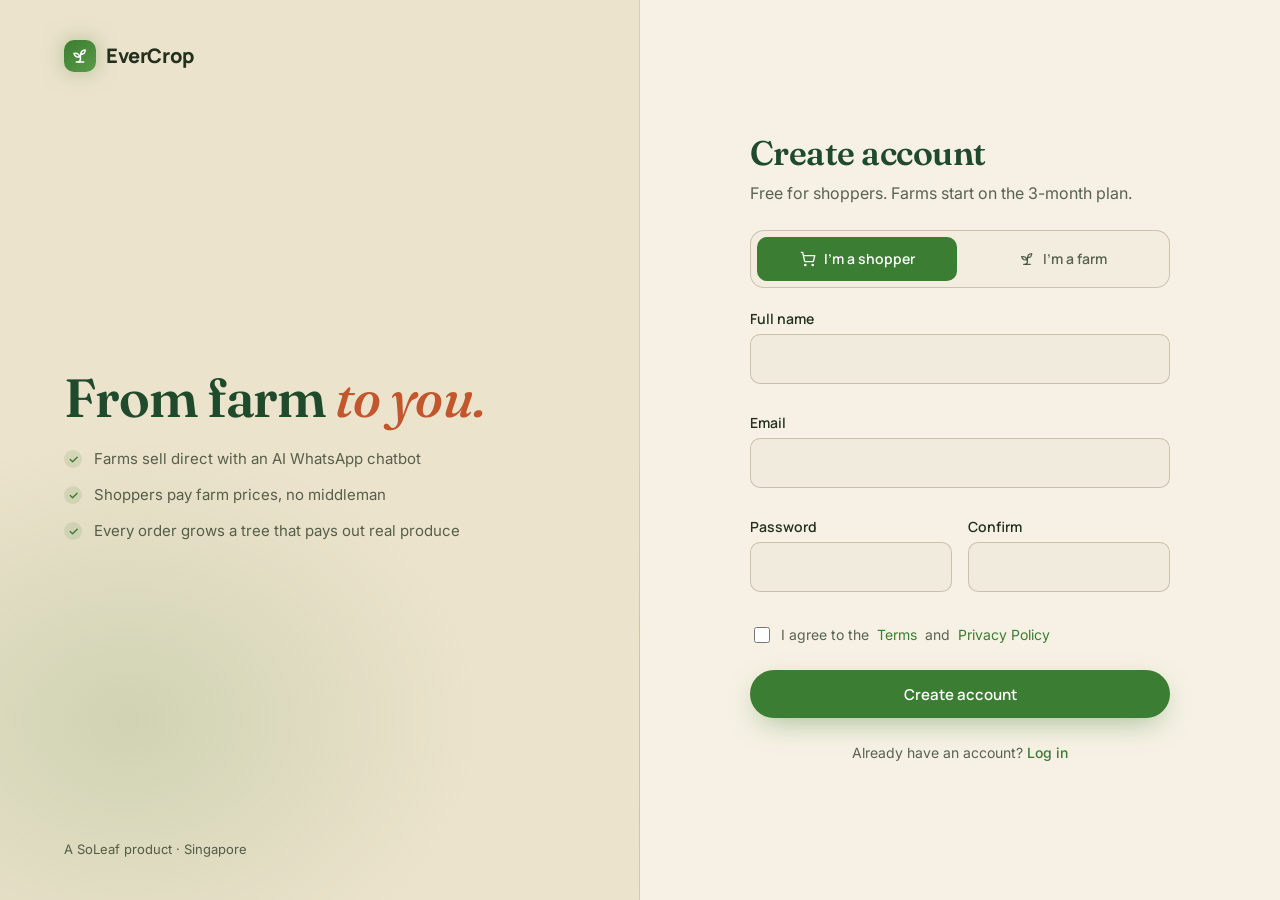
<file: register.html>
<!doctype html>
<html lang="en">
<head>
  <meta charset="utf-8">
  <meta name="viewport" content="width=device-width, initial-scale=1">
  <title>Create account · EverCrop</title>
  <link rel="preconnect" href="https://fonts.googleapis.com"><link rel="preconnect" href="https://fonts.gstatic.com" crossorigin>
  <link href="https://fonts.googleapis.com/css2?family=Fraunces:ital,opsz,wght@0,9..144,500;0,9..144,600;0,9..144,700;1,9..144,500&family=Inter:wght@400;500;600&family=Manrope:wght@500;600;700;800&display=swap" rel="stylesheet">
  <link rel="stylesheet" href="styles.css">
</head>
<body>
  <div class="auth">
    <aside class="auth-side">
      <a href="index.html" class="logo"><span class="logo-mark"><i data-i="sprout"></i></span>EverCrop</a>
      <div class="quote">
        <h2 class="h-lg">From farm <em class="serif">to you.</em></h2>
        <ul class="ticks">
          <li>Farms sell direct with an AI WhatsApp chatbot</li>
          <li>Shoppers pay farm prices, no middleman</li>
          <li>Every order grows a tree that pays out real produce</li>
        </ul>
      </div>
      <p class="muted" style="font-size:13px">A SoLeaf product · Singapore</p>
    </aside>

    <main class="auth-main">
      <form class="auth-form" data-form="register" novalidate>
        <header>
          <h1>Create account</h1>
          <p class="muted">Free for shoppers. Farms start on the 3-month plan.</p>
        </header>
        <div class="role-toggle" role="group" aria-label="Account type">
          <button type="button" data-role="shopper" aria-pressed="true"><i data-i="cart"></i> I'm a shopper</button>
          <button type="button" data-role="farm" aria-pressed="false"><i data-i="sprout"></i> I'm a farm</button>
        </div>
        <div class="form-note" data-note role="status" hidden></div>
        <div class="field">
          <label for="name">Full name</label>
          <input id="name" name="name" autocomplete="name" required>
          <span class="err"></span>
        </div>
        <div class="field" data-farm-only hidden>
          <label for="farm">Farm name</label>
          <input id="farm" name="farm" autocomplete="organization">
          <span class="err"></span>
        </div>
        <div class="field">
          <label for="email">Email</label>
          <input id="email" name="email" type="email" autocomplete="email" required>
          <span class="err"></span>
        </div>
        <div class="two">
          <div class="field">
            <label for="password">Password</label>
            <input id="password" name="password" type="password" autocomplete="new-password" minlength="8" required>
            <span class="err"></span>
          </div>
          <div class="field">
            <label for="confirm">Confirm</label>
            <input id="confirm" name="confirm" type="password" autocomplete="new-password" required>
            <span class="err"></span>
          </div>
        </div>
        <label class="check" style="font-size:14px"><input type="checkbox" name="terms"> I agree to the <a href="terms.html" target="_blank" style="color:var(--lime)">Terms</a> and <a href="privacy.html" target="_blank" style="color:var(--lime)">Privacy Policy</a></label>
        <button type="submit" class="btn btn-primary btn-block">Create account</button>
        <p class="auth-foot">Already have an account? <a href="login.html">Log in</a></p>
      </form>
    </main>
  </div>
  <script src="site.js"></script>
  <script src="auth.js"></script>
</body>
</html>
</file>
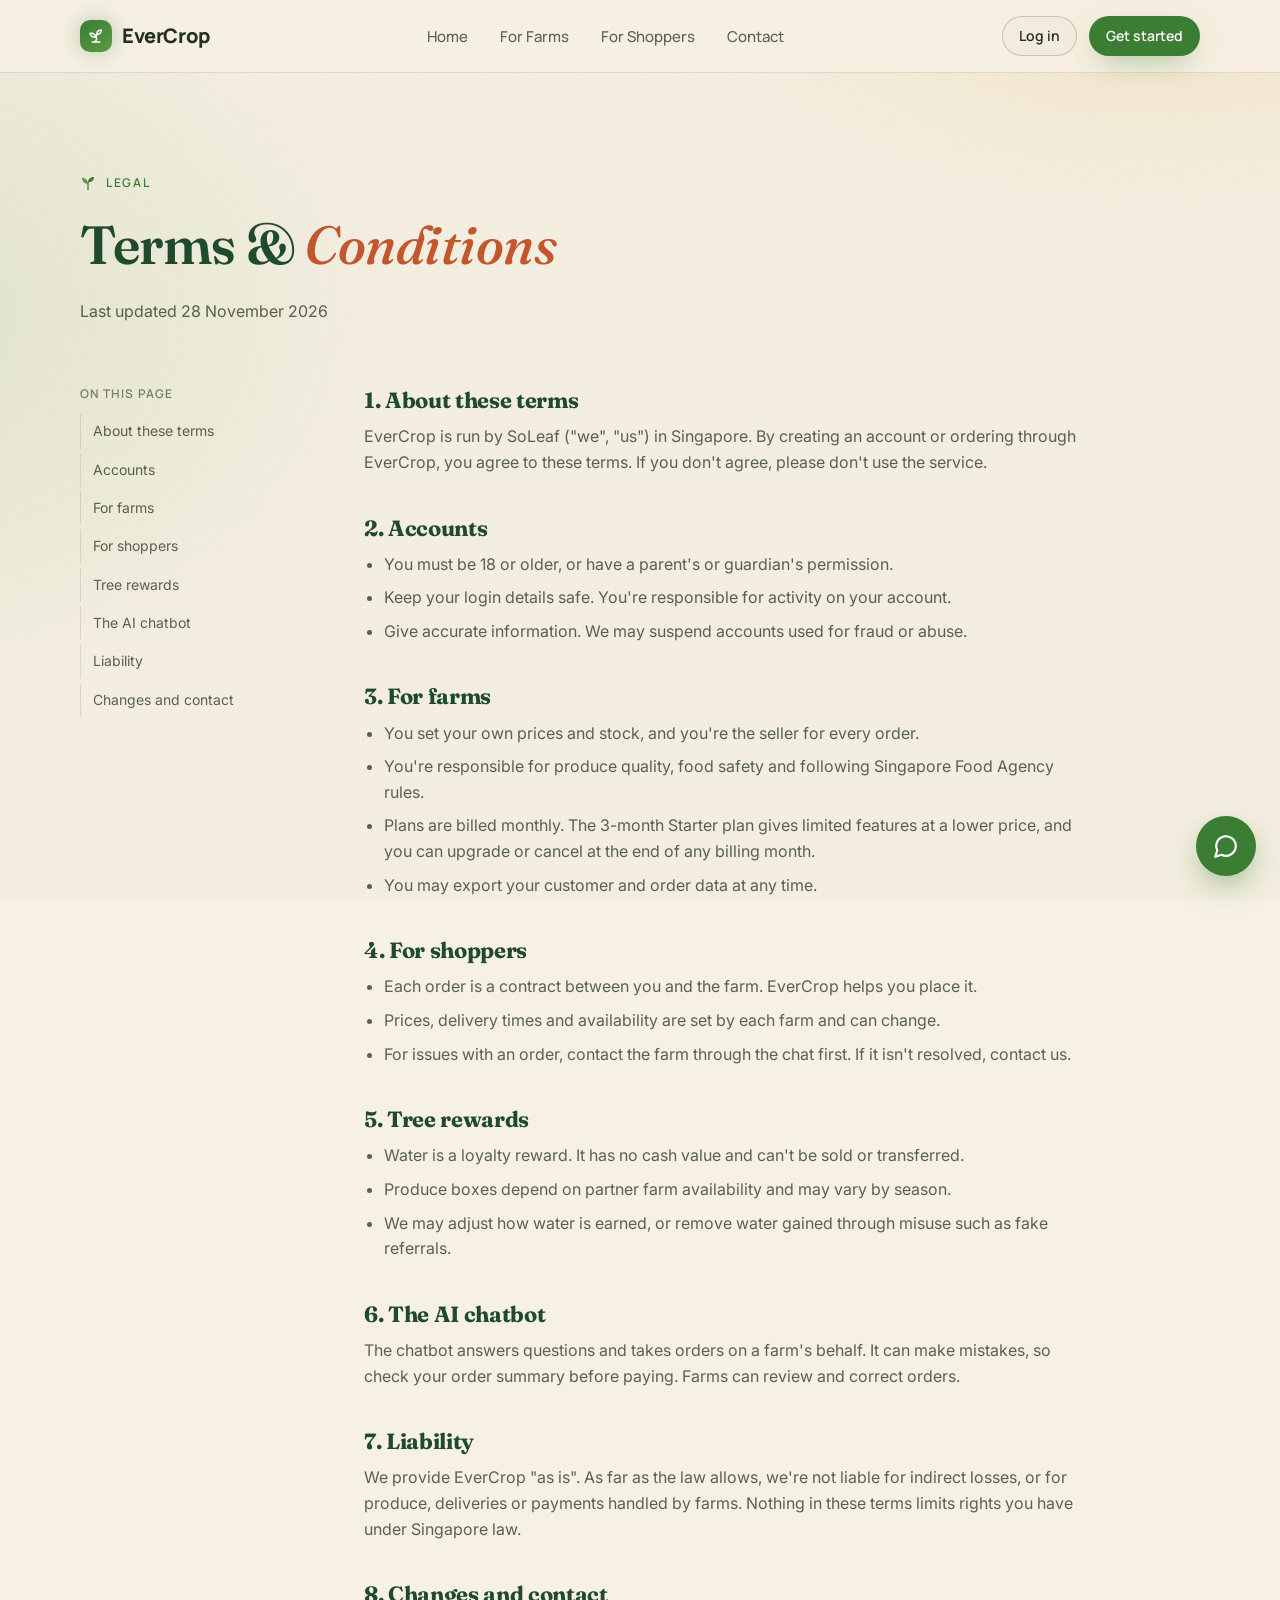
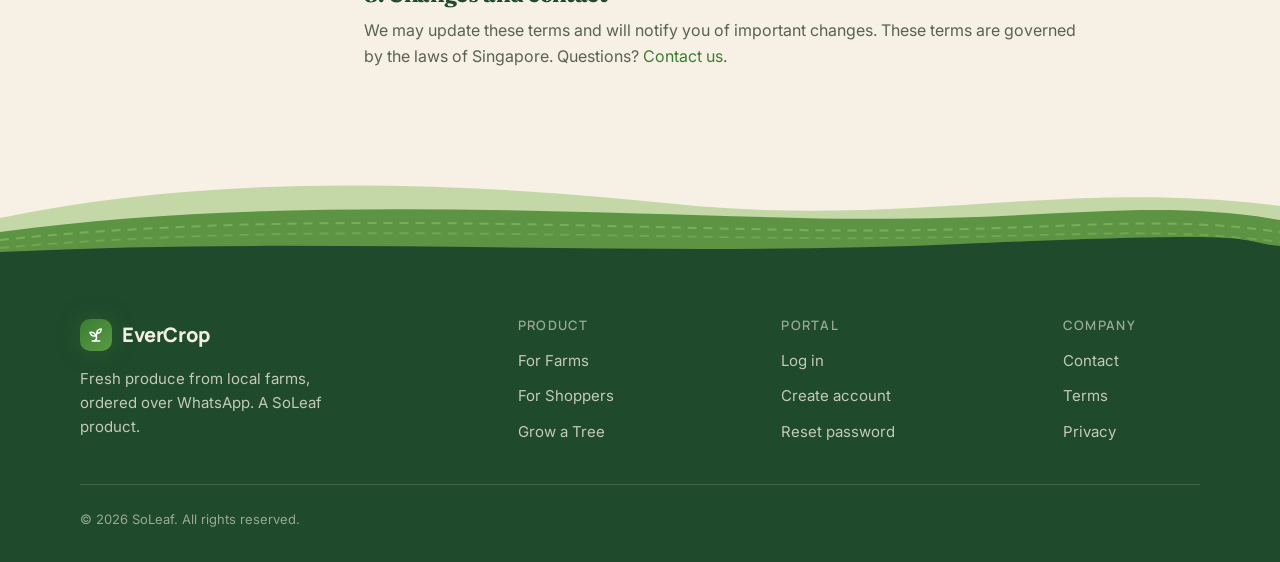
<file: terms.html>
<!doctype html>
<html lang="en">
<head>
  <meta charset="utf-8">
  <meta name="viewport" content="width=device-width, initial-scale=1">
  <title>Terms &amp; Conditions · EverCrop</title>
  <meta name="description" content="The terms for using EverCrop as a farm or a shopper.">
  <link rel="preconnect" href="https://fonts.googleapis.com"><link rel="preconnect" href="https://fonts.gstatic.com" crossorigin>
  <link href="https://fonts.googleapis.com/css2?family=Fraunces:ital,opsz,wght@0,9..144,500;0,9..144,600;0,9..144,700;1,9..144,500&family=Inter:wght@400;500;600&family=Manrope:wght@500;600;700;800&display=swap" rel="stylesheet">
  <link rel="stylesheet" href="styles.css">
</head>
<body data-page="terms">
  <div class="bg-grid" aria-hidden="true"></div>
  <div data-header></div>

  <main>
    <section class="page-hero">
      <div class="container">
        <span class="eyebrow">Legal</span>
        <h1 class="h-lg">Terms &amp; <em class="serif">Conditions</em></h1>
        <p class="muted">Last updated 28 November 2026</p>
      </div>
    </section>

    <section class="section" style="padding-top:0">
      <div class="container legal">
        <nav class="toc" aria-label="On this page">
          <b>On this page</b>
          <a href="#about">About these terms</a>
          <a href="#accounts">Accounts</a>
          <a href="#farms">For farms</a>
          <a href="#shoppers">For shoppers</a>
          <a href="#rewards">Tree rewards</a>
          <a href="#chatbot">The AI chatbot</a>
          <a href="#liability">Liability</a>
          <a href="#changes">Changes and contact</a>
        </nav>

        <div class="prose">

          <section id="about">
            <h2>1. About these terms</h2>
            <p>EverCrop is run by SoLeaf ("we", "us") in Singapore. By creating an account or ordering through EverCrop, you agree to these terms. If you don't agree, please don't use the service.</p>
          </section>

          <section id="accounts">
            <h2>2. Accounts</h2>
            <ul>
              <li>You must be 18 or older, or have a parent's or guardian's permission.</li>
              <li>Keep your login details safe. You're responsible for activity on your account.</li>
              <li>Give accurate information. We may suspend accounts used for fraud or abuse.</li>
            </ul>
          </section>

          <section id="farms">
            <h2>3. For farms</h2>
            <ul>
              <li>You set your own prices and stock, and you're the seller for every order.</li>
              <li>You're responsible for produce quality, food safety and following Singapore Food Agency rules.</li>
              <li>Plans are billed monthly. The 3-month Starter plan gives limited features at a lower price, and you can upgrade or cancel at the end of any billing month.</li>
              <li>You may export your customer and order data at any time.</li>
            </ul>
          </section>

          <section id="shoppers">
            <h2>4. For shoppers</h2>
            <ul>
              <li>Each order is a contract between you and the farm. EverCrop helps you place it.</li>
              <li>Prices, delivery times and availability are set by each farm and can change.</li>
              <li>For issues with an order, contact the farm through the chat first. If it isn't resolved, contact us.</li>
            </ul>
          </section>

          <section id="rewards">
            <h2>5. Tree rewards</h2>
            <ul>
              <li>Water is a loyalty reward. It has no cash value and can't be sold or transferred.</li>
              <li>Produce boxes depend on partner farm availability and may vary by season.</li>
              <li>We may adjust how water is earned, or remove water gained through misuse such as fake referrals.</li>
            </ul>
          </section>

          <section id="chatbot">
            <h2>6. The AI chatbot</h2>
            <p>The chatbot answers questions and takes orders on a farm's behalf. It can make mistakes, so check your order summary before paying. Farms can review and correct orders.</p>
          </section>

          <section id="liability">
            <h2>7. Liability</h2>
            <p>We provide EverCrop "as is". As far as the law allows, we're not liable for indirect losses, or for produce, deliveries or payments handled by farms. Nothing in these terms limits rights you have under Singapore law.</p>
          </section>

          <section id="changes">
            <h2>8. Changes and contact</h2>
            <p>We may update these terms and will notify you of important changes. These terms are governed by the laws of Singapore. Questions? <a href="contact.html">Contact us</a>.</p>
          </section>
        </div>
      </div>
    </section>
  </main>

  <div data-footer></div>
  <script src="site.js"></script>
</body>
</html>
</file>
<file: styles.css>
/* EverCrop — shared styles (SoLeaf family, warm farm-market light theme) */
:root {
  --bg: #f6f1e4;          /* oat paper */
  --bg-2: #efe7d3;
  --deep: #ece3cc;        /* kraft: sidebars, auth panel */
  --forest: #1f4a2c;
  --leaf: #5a9a46;
  --sage: #6d8560;
  --lime: #3b7d32;        /* primary: field green (name kept so existing rules still apply) */
  --lime-soft: rgba(59, 125, 50, .12);
  --harvest: #c2562d;     /* terracotta / tomato accent */
  --soil: #6b4a2f;
  --wa: #25d366;
  --text: #22301d;
  --muted: rgba(34, 48, 29, .74);
  --subtle: rgba(34, 48, 29, .58);
  --line: rgba(92, 72, 40, .14);
  --line-strong: rgba(92, 72, 40, .26);
  --glass: #fffdf7;       /* card paper */
  --danger: #b8432e;
  --font-body: "Inter", system-ui, -apple-system, "Segoe UI", Roboto, sans-serif;
  --font-display: "Manrope", "Inter", system-ui, sans-serif;
  --font-serif: "Fraunces", Georgia, serif;
  --r-sm: 10px; --r: 16px; --r-lg: 24px; --r-xl: 32px;
  --container: 1200px;
  --gutter: clamp(16px, 4vw, 40px);
  --section-y: clamp(72px, 9vw, 120px);
  --ease: cubic-bezier(.22, 1, .36, 1);
}

*, *::before, *::after { box-sizing: border-box; }
html { scroll-behavior: smooth; }
body {
  margin: 0;
  background: var(--bg);
  color: var(--text);
  font: 400 16px/1.6 var(--font-body);
  -webkit-font-smoothing: antialiased;
  overflow-x: hidden;
}
img, svg { display: block; max-width: 100%; }
a { color: inherit; text-decoration: none; }
button, input, select { font: inherit; color: inherit; }
h1, h2, h3, h4 { font-family: var(--font-serif); font-weight: 600; line-height: 1.1; margin: 0; letter-spacing: -.015em; color: var(--forest); }
p { margin: 0; }
em.serif, .serif { font-family: var(--font-serif); font-style: italic; font-weight: 500; color: var(--harvest); letter-spacing: -.01em; }
:focus-visible { outline: 2px solid var(--lime); outline-offset: 3px; border-radius: 6px; }

/* Background: warm sunlight washes + faint paper grain (no tech grid) */
.bg-grid {
  position: fixed; inset: 0; z-index: -1; pointer-events: none;
  background:
    radial-gradient(700px 420px at 90% -8%, rgba(232,170,70,.20), transparent 70%),
    radial-gradient(800px 560px at -12% 35%, rgba(90,154,70,.14), transparent 70%),
    url("data:image/svg+xml,%3Csvg xmlns='http://www.w3.org/2000/svg' width='160' height='160'%3E%3Cfilter id='n'%3E%3CfeTurbulence type='fractalNoise' baseFrequency='.9' numOctaves='2'/%3E%3CfeColorMatrix values='0 0 0 0 .36 0 0 0 0 .28 0 0 0 0 .16 0 0 0 .06 0'/%3E%3C/filter%3E%3Crect width='100%25' height='100%25' filter='url(%23n)'/%3E%3C/svg%3E");
}

.container { width: 100%; max-width: var(--container); margin: 0 auto; padding: 0 var(--gutter); }
.section { padding: var(--section-y) 0; }
main > .section:last-child { padding-bottom: 0; } /* footer margin already gives the gap */

/* Typography helpers */
.eyebrow {
  display: inline-flex; align-items: center; gap: 10px;
  font: 600 12px/1 var(--font-display); letter-spacing: .14em; text-transform: uppercase;
  color: var(--sage);
}
/* small sprouting leaf instead of a tech rule line */
.eyebrow::before { content: ""; width: 16px; height: 16px; background: url("data:image/svg+xml,%3Csvg xmlns='http://www.w3.org/2000/svg' viewBox='0 0 24 24'%3E%3Cpath d='M12 22V11' stroke='%233b7d32' stroke-width='2' stroke-linecap='round'/%3E%3Cpath d='M12 13C12 7 7 4 3 4c0 5 3 9 9 9z' fill='%235a9a46'/%3E%3Cpath d='M12 11c0-5 4-8 9-8 0 5-4 8-9 8z' fill='%233b7d32'/%3E%3C/svg%3E") center / contain no-repeat; }
.eyebrow { color: var(--lime); }
.h-xl { font-size: clamp(42px, 5.6vw, 76px); font-weight: 600; letter-spacing: -.025em; }
.h-lg { font-size: clamp(32px, 4.2vw, 54px); font-weight: 600; letter-spacing: -.02em; }
.h-md { font-size: clamp(20px, 2vw, 24px); font-weight: 600; }
.lead { font-size: clamp(17px, 1.5vw, 19px); color: var(--muted); max-width: 54ch; }
.muted { color: var(--muted); }
.section-head { display: grid; gap: 16px; max-width: 680px; margin-bottom: clamp(40px, 5vw, 64px); }
.section-head.center { margin-inline: auto; text-align: center; justify-items: center; }

/* Buttons */
.btn {
  display: inline-flex; align-items: center; justify-content: center; gap: 8px;
  height: 48px; padding: 0 22px; border-radius: 999px; border: 1px solid transparent;
  font: 600 15px/1 var(--font-display); cursor: pointer; white-space: nowrap;
  transition: transform .2s var(--ease), background .2s, box-shadow .2s, border-color .2s;
}
.btn:hover { transform: translateY(-1px); }
.btn-primary { background: var(--lime); color: #fff; box-shadow: 0 0 0 0 rgba(59,125,50,.0), 0 10px 30px -10px rgba(59,125,50,.55); }
.btn-primary:hover { box-shadow: 0 0 0 6px rgba(59,125,50,.12), 0 14px 34px -10px rgba(59,125,50,.6); }
.btn-ghost { border-color: var(--line-strong); background: rgba(92,72,40,.02); }
.btn-ghost:hover { border-color: var(--sage); background: rgba(92,72,40,.05); }
.btn-wa { background: var(--wa); color: #06210f; }
.btn-sm { height: 40px; padding: 0 16px; font-size: 14px; }
.btn-block { width: 100%; }
.btn svg { width: 18px; height: 18px; }

/* Header */
.header {
  position: sticky; top: 0; z-index: 50;
  background: rgba(246,241,228,.88); backdrop-filter: blur(14px); -webkit-backdrop-filter: blur(14px);
  border-bottom: 1px solid var(--line);
}
.header .container { display: flex; align-items: center; justify-content: space-between; height: 72px; gap: 24px; }
.logo { display: inline-flex; align-items: center; gap: 10px; font: 800 20px/1 var(--font-display); letter-spacing: -.02em; }
.logo-mark {
  width: 32px; height: 32px; border-radius: 10px; display: grid; place-items: center;
  background: linear-gradient(140deg, var(--lime), var(--leaf)); color: #fff;
  box-shadow: 0 0 24px -4px rgba(59,125,50,.6);
}
.logo-mark svg { width: 18px; height: 18px; }
.nav { display: flex; align-items: center; gap: 32px; }
.nav a { font: 500 15px/1 var(--font-display); color: var(--muted); transition: color .2s; }
.nav a:hover, .nav a[aria-current="page"] { color: var(--text); }
.header-cta { display: flex; align-items: center; gap: 12px; }
.menu-btn { display: none; width: 44px; height: 44px; border-radius: 12px; border: 1px solid var(--line-strong); background: transparent; cursor: pointer; place-items: center; }
.menu-btn svg { width: 20px; height: 20px; }

@media (max-width: 880px) {
  .nav, .header-cta .btn-ghost { display: none; }
  .menu-btn { display: grid; }
  .header.open .nav {
    display: flex; flex-direction: column; align-items: stretch; gap: 0;
    position: absolute; top: 72px; left: 0; right: 0; padding: 8px var(--gutter) 20px;
    background: var(--bg); border-bottom: 1px solid var(--line);
  }
  .header.open .nav a { padding: 16px 0; border-bottom: 1px solid var(--line); font-size: 17px; }
  .header.open .nav .nav-login { display: block; color: var(--lime); border-bottom: 0; }
}
.nav .nav-login { display: none; }

/* Glass card */
.card {
  background: var(--glass); border: 1px solid var(--line); border-radius: var(--r-lg);
  box-shadow: 0 1px 0 rgba(92,72,40,.04), 0 14px 32px -20px rgba(70,50,20,.28);
}

/* Hero */
.hero { padding: clamp(48px, 7vw, 96px) 0 var(--section-y); }
/* Desktop: every hero fills the first screen (like the home page), so the next section starts below the fold */
@media (min-width: 961px) { .hero { min-height: calc(100svh - 73px); display: flex; align-items: center; } .hero > .container { width: 100%; } }
.hero-grid { display: grid; grid-template-columns: 1.08fr .92fr; gap: clamp(40px, 5vw, 72px); align-items: center; }
.hero-copy { display: grid; gap: 28px; justify-items: start; }
.hero-actions { display: flex; flex-wrap: wrap; gap: 12px; }
.hero-proof { display: flex; flex-wrap: wrap; gap: 28px; padding-top: 8px; }
.hero-proof div { display: grid; gap: 4px; }
.hero-proof strong { font: 800 26px/1 var(--font-display); }
.hero-proof span { font-size: 13px; color: var(--subtle); }
@media (max-width: 960px) { .hero-grid { grid-template-columns: 1fr; } .hero-visual { order: 2; } }

/* Phone + WhatsApp mock */
.hero-visual { position: relative; display: grid; place-items: center; }
.hero-visual::before {
  content: ""; position: absolute; width: 78%; aspect-ratio: 1; border-radius: 50%;
  background: radial-gradient(circle, rgba(59,125,50,.25), transparent 65%); filter: blur(20px);
}
.phone {
  position: relative; width: min(340px, 100%); aspect-ratio: 9 / 18.5;
  border-radius: 44px; padding: 10px; background: linear-gradient(160deg, #2a3a33, #0d1813);
  box-shadow: 0 0 0 1px rgba(92,72,40,.08), 0 40px 80px -30px rgba(70,50,20,.22), inset 0 0 0 1px rgba(92,72,40,.04);
}
.phone-screen { color: #e9edef; height: 100%; border-radius: 34px; overflow: hidden; display: flex; flex-direction: column; background: #0b141a; }
.wa-top { display: flex; align-items: center; gap: 10px; padding: 34px 14px 12px; background: #1f2c34; }
.wa-avatar { width: 36px; height: 36px; border-radius: 50%; display: grid; place-items: center; background: linear-gradient(140deg, var(--lime), var(--leaf)); color: #fff; flex: none; }
.wa-avatar svg { width: 18px; height: 18px; }
.wa-name { font: 600 14px/1.2 var(--font-body); }
.wa-status { font-size: 11px; color: #8696a0; }
.wa-body {
  flex: 1; min-height: 0; overflow: hidden; padding: 16px 12px; display: flex; flex-direction: column; gap: 10px;
  background: #0b141a radial-gradient(rgba(92,72,40,.035) 1px, transparent 1px) 0 0 / 14px 14px;
}
.wa-body > :first-child { margin-top: auto; } /* bottom-anchored but still scrollable, like a real chat */
.msg {
  max-width: 82%; flex: none; padding: 8px 10px 6px; border-radius: 10px; font-size: 13px; line-height: 1.4; color: #e9edef;
  animation: msgIn .4s var(--ease) both;
}
.msg small { display: block; text-align: right; font-size: 10px; color: rgba(233,237,239,.55); margin-top: 2px; }
.msg.in { align-self: flex-start; background: #202c33; border-top-left-radius: 2px; }
.msg.out { align-self: flex-end; background: #005c4b; border-top-right-radius: 2px; }
.msg .chips { display: flex; flex-wrap: wrap; gap: 4px; margin-top: 6px; }
.msg .chips span { font-size: 11px; padding: 3px 8px; border-radius: 999px; border: 1px solid rgba(156,220,106,.45); color: #a8e07a; }
.msg .order { margin-top: 6px; padding: 8px; border-radius: 8px; background: rgba(0,0,0,.22); display: grid; gap: 3px; font-size: 12px; }
.msg .order div { display: flex; justify-content: space-between; gap: 12px; }
.msg .order .total { border-top: 1px solid rgba(255,255,255,.12); padding-top: 4px; font-weight: 600; }
.typing { align-self: flex-start; background: #202c33; border-radius: 10px; padding: 10px 12px; display: flex; gap: 4px; animation: msgIn .3s var(--ease) both; }
.typing i { width: 6px; height: 6px; border-radius: 50%; background: #8696a0; animation: blink 1.2s infinite; }
.typing i:nth-child(2) { animation-delay: .15s; } .typing i:nth-child(3) { animation-delay: .3s; }
.wa-input { display: flex; align-items: center; gap: 8px; padding: 8px 10px 16px; background: #0b141a; }
.wa-input span { flex: 1; height: 38px; border-radius: 999px; background: #1f2c34; color: #8696a0; font-size: 13px; display: flex; align-items: center; padding: 0 14px; }
.wa-input b { width: 38px; height: 38px; border-radius: 50%; background: var(--wa); display: grid; place-items: center; color: #0b141a; }
.wa-input b svg { width: 16px; height: 16px; }
@keyframes msgIn { from { opacity: 0; transform: translateY(8px) scale(.98); } to { opacity: 1; transform: none; } }
@keyframes blink { 0%, 60%, 100% { opacity: .3; } 30% { opacity: 1; } }

.float-chip {
  position: absolute; display: flex; align-items: center; gap: 10px; padding: 12px 14px;
  border-radius: var(--r); font-size: 13px; z-index: 2;
  background: rgba(255,253,247,.94); border: 1px solid var(--line-strong);
  backdrop-filter: blur(12px); -webkit-backdrop-filter: blur(12px);
  box-shadow: 0 20px 40px -20px rgba(70,50,20,.22);
  animation: floaty 6s ease-in-out infinite;
}
.float-chip b { font: 700 15px/1.1 var(--font-display); display: block; }
.float-chip span { color: var(--subtle); font-size: 12px; }
.float-chip .ic { width: 34px; height: 34px; border-radius: 10px; display: grid; place-items: center; background: var(--lime-soft); color: var(--lime); flex: none; }
.float-chip .ic svg { width: 18px; height: 18px; }
.chip-b { animation-delay: -3s; }
@keyframes floaty { 0%, 100% { transform: translateY(0); } 50% { transform: translateY(-10px); } }
/* Default: chips stack above/below the phone so they never cover the chat */
.hero-visual { gap: 16px; padding-block: 0; }
.float-chip { position: static; }
.chip-a { justify-self: start; }
.chip-b { justify-self: end; }
/* Wide screens: chips float beside the phone (top-left / bottom-right), clear of the screen */
@media (min-width: 1200px) {
  .hero-visual { --phone: 320px; --push: 140px; justify-items: end; padding-right: var(--push); }
  .phone { width: var(--phone); }
  .float-chip { position: absolute; padding: 10px 12px; white-space: nowrap; }
  .float-chip .ic { width: 30px; height: 30px; }
  .chip-a { top: 4%; right: calc(var(--push) + var(--phone) + 20px); }
  .chip-b { bottom: 14%; left: calc(100% - var(--push) + 20px); }
}

/* USP strip */
.usp-grid { display: grid; grid-template-columns: repeat(3, 1fr); gap: 20px; }
.usp { padding: 32px; display: grid; gap: 14px; align-content: start; transition: border-color .3s, transform .3s var(--ease); }
.usp:hover { border-color: var(--line-strong); transform: translateY(-4px); }
.icon-box { width: 48px; height: 48px; border-radius: 14px; display: grid; place-items: center; background: var(--lime-soft); color: var(--lime); border: 1px solid rgba(59,125,50,.2); }
.icon-box svg { width: 22px; height: 22px; }
.usp p { color: var(--muted); }
@media (max-width: 880px) { .usp-grid { grid-template-columns: 1fr; } }

/* Audience split */
.split { display: grid; grid-template-columns: 1fr 1fr; gap: 20px; }
.split-card { padding: clamp(28px, 4vw, 44px); display: grid; gap: 24px; align-content: start; position: relative; overflow: hidden; }
.split-card .tag { justify-self: start; font: 600 12px/1 var(--font-display); letter-spacing: .1em; text-transform: uppercase; padding: 8px 12px; border-radius: 999px; background: var(--lime-soft); color: var(--lime); }
.steps { list-style: none; margin: 0; padding: 0; display: grid; gap: 0; counter-reset: s; }
.steps li { display: grid; grid-template-columns: 36px 1fr; gap: 16px; padding: 16px 0; border-top: 1px solid var(--line); counter-increment: s; }
.steps li::before { content: "0" counter(s); font: 700 13px/36px var(--font-display); color: var(--lime); }
.steps b { display: block; font: 600 16px/1.4 var(--font-display); }
.steps span { color: var(--muted); font-size: 15px; }
@media (max-width: 880px) { .split { grid-template-columns: 1fr; } }

/* Tree game */
.tree-wrap { display: grid; grid-template-columns: .9fr 1.1fr; gap: clamp(40px, 5vw, 72px); align-items: center; }
.tree-stage { padding: 32px; display: grid; gap: 20px; justify-items: center; text-align: center; }
.tree-svg { width: 220px; height: 220px; }
.tree-svg { overflow: visible; }
.tree-svg .part { transition: transform 1s cubic-bezier(.34,1.3,.5,1) var(--d, 0s), opacity .6s var(--d, 0s), stroke-dashoffset 1s var(--ease) var(--d, 0s); }
.tree-svg .part.off { opacity: 0; transition-delay: 0s; transition-duration: .4s; }
.tree-svg .grow.off { transform: scale(0); }
.tree-svg .draw { stroke-dasharray: 1; }
.tree-svg .draw.off { stroke-dashoffset: 1; }
/* trunk thickens and lengthens rather than popping in */
.tree-svg .trunk { transform-origin: 110px 194px; transform: scale(.05, 0); transition: transform 1.2s var(--ease); }
.tree-svg[data-stage="2"] .trunk { transform: scale(.5, .6); }
.tree-svg[data-stage="3"] .trunk, .tree-svg[data-stage="4"] .trunk { transform: none; }
.tree-svg .crown { transform-origin: 110px 194px; animation: tree-sway 6s ease-in-out infinite; }
@keyframes tree-sway { 50% { transform: rotate(1.2deg); } }
@media (prefers-reduced-motion: reduce) { .tree-svg .crown { animation: none; } .tree-svg .part, .tree-svg .trunk { transition-duration: 0s; transition-delay: 0s; } }
.meter { width: 100%; height: 10px; border-radius: 999px; background: rgba(92,72,40,.06); overflow: hidden; }
.meter i { display: block; height: 100%; width: 0; border-radius: inherit; background: linear-gradient(90deg, var(--leaf), var(--lime)); box-shadow: 0 0 16px rgba(59,125,50,.5); transition: width .7s var(--ease); }
.tree-meta { display: flex; justify-content: space-between; width: 100%; font-size: 13px; color: var(--subtle); }
.earn-grid { display: grid; grid-template-columns: 1fr 1fr; gap: 16px; margin-top: 32px; }
.earn { padding: 20px; display: flex; gap: 14px; align-items: flex-start; }
.earn b { display: block; font: 600 15px/1.3 var(--font-display); margin-bottom: 2px; }
.earn span { font-size: 14px; color: var(--muted); }
.earn .icon-box { width: 40px; height: 40px; border-radius: 12px; flex: none; }
.earn .icon-box svg { width: 18px; height: 18px; }
.earn.reward { border-color: rgba(59,125,50,.35); background: linear-gradient(120deg, rgba(59,125,50,.10), var(--glass)); }
@media (max-width: 880px) { .tree-wrap { grid-template-columns: 1fr; } }
@media (max-width: 520px) { .earn-grid { grid-template-columns: 1fr; } }

/* Map */
.map-wrap { display: grid; grid-template-columns: 1.3fr .7fr; gap: 20px; align-items: stretch; }
.map { position: relative; isolation: isolate; /* keeps Leaflet panes (z-index 400+) under the sticky header */ padding: clamp(16px, 3vw, 32px); overflow: hidden; display: grid; place-items: center; }
.map:not(.live) svg { width: 100%; height: auto; }
.map .island { fill: rgba(63,132,96,.18); stroke: rgba(169,196,174,.45); stroke-width: 1.5; }
.pin { cursor: pointer; }
.pin circle.ring { fill: none; stroke: var(--lime); stroke-width: 2; transform-box: fill-box; transform-origin: center; animation: ping 2.4s var(--ease) infinite; }
.pin circle.dot { fill: var(--lime); stroke: #fff; stroke-width: 3; transition: r .2s; }
.pin:hover circle.dot, .pin.active circle.dot { r: 10; }
@keyframes ping { 0% { transform: scale(.6); opacity: 1; } 100% { transform: scale(2.4); opacity: 0; } }
/* Live OneMap (Leaflet) */
.map.live { padding: 0; display: block; min-height: 400px; }
.map.live .leaflet-host { position: absolute; inset: 0; border-radius: inherit; }
.map .leaflet-container { background: #e9e3d3; font: inherit; }
.map .leaflet-control-attribution { background: rgba(246,241,228,.88); color: var(--subtle); font-size: 11px; }
.map .leaflet-control-attribution a { color: var(--muted); }
.map .leaflet-container svg { display: inline; }
.map .leaflet-bar a { background: #fff; color: var(--text); border-color: var(--line); }
.map .leaflet-bar a:hover { background: var(--bg-2); }
.pin-icon { background: none; border: 0; }
.pin-icon .pin { position: relative; display: block; width: 22px; height: 22px; outline-offset: 2px; }
.pin-icon .ring, .pin-icon .dot { position: absolute; left: 2px; top: 2px; width: 18px; height: 18px; border-radius: 50%; }
.pin-icon .ring { border: 2px solid var(--lime); animation: ping 2.4s var(--ease) infinite; }
.pin-icon .dot { box-shadow: 0 0 12px rgba(59,125,50,.6); background: var(--lime); border: 3px solid #fff; transition: transform .2s; }
.pin-icon .pin:hover .dot, .pin-icon .pin.active .dot { transform: scale(1.4); }
@media (prefers-reduced-motion: reduce) { .pin-icon .ring { animation: none; } }
.farm-list { display: grid; gap: 12px; align-content: start; }
.farm-item { padding: 18px 20px; display: grid; gap: 6px; cursor: pointer; text-align: left; border: 1px solid var(--line); transition: border-color .2s, background .2s; }
.farm-item:hover, .farm-item.active { border-color: rgba(59,125,50,.5); background: rgba(59,125,50,.06); }
.farm-item b { font: 600 16px/1.3 var(--font-display); }
.farm-item span { font-size: 13px; color: var(--subtle); }
.farm-item .farm-tags { display: flex; flex-wrap: wrap; gap: 6px; margin-top: 4px; }
.farm-item .farm-tags i { font-style: normal; font-size: 12px; padding: 3px 9px; border-radius: 999px; background: rgba(92,72,40,.05); color: var(--muted); }
@media (max-width: 880px) { .map-wrap { grid-template-columns: 1fr; } }

/* Feature rows (farms page) */
.feature-grid { display: grid; grid-template-columns: repeat(2, 1fr); gap: 20px; }
.feature { padding: 32px; display: grid; gap: 14px; align-content: start; }
.feature p { color: var(--muted); }
@media (max-width: 720px) { .feature-grid { grid-template-columns: 1fr; } }

/* Pricing */
.pricing { display: grid; grid-template-columns: repeat(2, 1fr); gap: 20px; max-width: 880px; margin: 0 auto; }
.plan { padding: 36px; display: grid; gap: 22px; align-content: start; }
.plan.featured { border-color: rgba(59,125,50,.45); background: linear-gradient(160deg, rgba(59,125,50,.10), var(--glass)); }
.plan .price { font: 800 44px/1 var(--font-display); letter-spacing: -.03em; }
.plan .price small { font: 500 15px/1 var(--font-body); color: var(--subtle); letter-spacing: 0; }
.ticks { list-style: none; margin: 0; padding: 0; display: grid; gap: 12px; }
.ticks li { display: flex; gap: 12px; color: var(--muted); font-size: 15px; }
.ticks li::before { content: ""; flex: none; width: 18px; height: 18px; margin-top: 3px; border-radius: 50%; background: var(--lime-soft) url("data:image/svg+xml,%3Csvg xmlns='http://www.w3.org/2000/svg' viewBox='0 0 24 24' fill='none' stroke='%233b7d32' stroke-width='3' stroke-linecap='round' stroke-linejoin='round'%3E%3Cpath d='M5 12l5 5L20 7'/%3E%3C/svg%3E") center / 11px no-repeat; }
.ticks li.off { color: var(--subtle); text-decoration: line-through; }
.ticks li.off::before { background: rgba(92,72,40,.04); }
@media (max-width: 720px) { .pricing { grid-template-columns: 1fr; } }

/* Comparison (shoppers) */
.compare { display: grid; grid-template-columns: 1fr 1fr; gap: 20px; }
.compare .card { padding: 32px; display: grid; gap: 18px; }
.compare .flow { display: flex; flex-wrap: wrap; align-items: center; gap: 8px; font-size: 14px; }
.compare .flow span { padding: 6px 12px; border-radius: 999px; background: rgba(92,72,40,.05); color: var(--muted); }
.compare .flow em { font-style: normal; color: var(--subtle); }
.compare .good .flow span { background: var(--lime-soft); color: var(--lime); }
.compare .big { font: 800 40px/1 var(--font-display); }
@media (max-width: 720px) { .compare { grid-template-columns: 1fr; } }

/* CTA */
.cta { padding: clamp(40px, 6vw, 72px); text-align: center; display: grid; gap: 24px; justify-items: center; position: relative; overflow: hidden;
  background: radial-gradient(500px 240px at 50% 0%, rgba(59,125,50,.18), transparent 70%), var(--glass); }
.cta .hero-actions { justify-content: center; }

/* Page hero (sub pages) */
.page-hero { padding: clamp(56px, 8vw, 104px) 0 clamp(40px, 5vw, 64px); }
.page-hero .container { display: grid; gap: 24px; justify-items: start; }

/* Footer */
/* Footer sits in a green field: hills art on top, cream text */
.footer { --text: #f3eedf; --muted: rgba(243,238,223,.78); --subtle: rgba(243,238,223,.58); --line: rgba(243,238,223,.16);
  position: relative; background: var(--forest); color: var(--text); padding: 64px 0 32px; margin-top: calc(var(--section-y) + 70px); }
.footer .muted { color: var(--muted); }
.footer-hills { position: absolute; left: 0; right: 0; bottom: calc(100% - 1px); width: 100%; height: 90px; max-width: none; }
.footer .logo { color: var(--text); }
.footer-grid { display: grid; grid-template-columns: minmax(0, 270px) repeat(3, auto); justify-content: space-between; gap: 32px; padding-right: 64px; }
.footer h4 { font: 600 13px/1 var(--font-display); letter-spacing: .1em; text-transform: uppercase; color: var(--subtle); margin-bottom: 16px; }
.footer ul { list-style: none; margin: 0; padding: 0; display: grid; gap: 10px; }
.footer ul a { color: var(--muted); font-size: 15px; }
.footer ul a:hover { color: var(--text); }
.footer-bottom { display: flex; justify-content: space-between; gap: 16px; flex-wrap: wrap; margin-top: 40px; padding-top: 24px; border-top: 1px solid var(--line); font-size: 13px; color: var(--subtle); }
@media (max-width: 720px) { .footer-grid { grid-template-columns: 1fr 1fr; padding-right: 0; } .footer-grid > :first-child { grid-column: 1 / -1; } }

/* Reveal on scroll */
.reveal { opacity: 0; transform: translateY(24px); transition: opacity .8s var(--ease), transform .8s var(--ease); }
.reveal.in { opacity: 1; transform: none; }
@media (prefers-reduced-motion: reduce) {
  *, *::before, *::after { animation: none !important; transition: none !important; }
  .reveal { opacity: 1; transform: none; }
}

/* ---------- Auth pages ---------- */
.auth { min-height: 100vh; display: grid; grid-template-columns: 1fr 1fr; }
.auth-side { position: relative; padding: 40px clamp(24px, 5vw, 64px); display: flex; flex-direction: column; justify-content: space-between; gap: 40px; overflow: hidden;
  background: radial-gradient(500px 400px at 20% 80%, rgba(59,125,50,.16), transparent 70%), var(--deep); border-right: 1px solid var(--line); }
.auth-side .quote { display: grid; gap: 20px; max-width: 440px; }
.auth-side .quote p { color: var(--muted); }
.auth-main { display: grid; place-items: center; padding: 40px var(--gutter); }
.auth-form { width: 100%; max-width: 420px; display: grid; gap: 24px; }
.auth-form header { display: grid; gap: 8px; }
.auth-form h1 { font-size: 34px; }
.field { display: grid; gap: 8px; }
.field label { font: 600 14px/1 var(--font-display); }
.field input, .field select {
  height: 50px; padding: 0 16px; border-radius: var(--r-sm); border: 1px solid var(--line-strong);
  background: rgba(92,72,40,.03); transition: border-color .2s, box-shadow .2s; width: 100%;
}
.field select option { background: var(--bg); }
.field input:focus, .field select:focus { outline: none; border-color: var(--lime); box-shadow: 0 0 0 4px rgba(59,125,50,.12); }
.field input[aria-invalid="true"] { border-color: var(--danger); }
.field .err { font-size: 13px; color: var(--danger); min-height: 0; }
[hidden] { display: none !important; }
.pw-wrap { position: relative; }
.pw-wrap input { padding-right: 72px; }
.pw-wrap button { position: absolute; right: 6px; top: 50%; transform: translateY(-50%); height: 36px; padding: 0 12px; border: 0; border-radius: 8px; background: transparent; color: var(--sage); font: 600 13px/1 var(--font-display); cursor: pointer; }
.pw-wrap button:hover { background: rgba(92,72,40,.05); color: var(--text); }
.row-between { display: flex; justify-content: space-between; align-items: center; gap: 12px; font-size: 14px; }
.row-between a, .auth-foot a { color: var(--lime); font-weight: 500; }
.auth-foot { text-align: center; font-size: 14px; color: var(--muted); }
.check { display: inline-flex; align-items: center; gap: 8px; color: var(--muted); cursor: pointer; }
.check input { accent-color: var(--lime); width: 16px; height: 16px; }
.role-toggle { display: grid; grid-template-columns: 1fr 1fr; gap: 6px; padding: 6px; border-radius: 14px; border: 1px solid var(--line-strong); background: rgba(92,72,40,.02); }
.role-toggle button { height: 44px; border: 0; border-radius: 10px; background: transparent; color: var(--muted); font: 600 14px/1 var(--font-display); cursor: pointer; display: inline-flex; align-items: center; justify-content: center; gap: 8px; transition: background .2s, color .2s; }
.role-toggle button svg { width: 16px; height: 16px; }
.role-toggle button[aria-pressed="true"] { background: var(--lime); color: #fff; }
.form-note { padding: 14px 16px; border-radius: var(--r-sm); background: var(--lime-soft); border: 1px solid rgba(59,125,50,.3); font-size: 14px; color: var(--text); }
.form-note.error { background: rgba(255,138,122,.1); border-color: rgba(255,138,122,.35); }
.two { display: grid; grid-template-columns: 1fr 1fr; gap: 16px; }
@media (max-width: 880px) { .auth { grid-template-columns: 1fr; } .auth-side { display: none; } }
@media (max-width: 420px) { .two { grid-template-columns: 1fr; } }

/* ---------- Portal ---------- */
.portal { display: grid; grid-template-columns: 248px 1fr; min-height: 100vh; }
.side { position: sticky; top: 0; height: 100vh; padding: 24px 16px; display: flex; flex-direction: column; gap: 32px; border-right: 1px solid var(--line); background: var(--deep); }
.side .logo { padding: 0 8px; }
.side nav { display: grid; gap: 4px; }
.side nav a { display: flex; align-items: center; gap: 12px; height: 44px; padding: 0 12px; border-radius: 12px; color: var(--muted); font: 500 15px/1 var(--font-display); transition: background .2s, color .2s; }
.side nav a svg { width: 18px; height: 18px; }
.side nav a:hover { background: rgba(92,72,40,.04); color: var(--text); }
.side nav a.active { background: var(--lime-soft); color: var(--lime); }
.main { padding: 32px clamp(16px, 3vw, 40px) 48px; display: grid; gap: 24px; align-content: start; min-width: 0; }
.main-head { display: flex; justify-content: space-between; align-items: flex-end; gap: 16px; flex-wrap: wrap; }
.main-head h1 { font-size: clamp(28px, 3vw, 36px); }
.main-head p { color: var(--muted); margin-top: 6px; }
.stats { display: grid; grid-template-columns: repeat(4, 1fr); gap: 16px; }
.stat { padding: 20px; display: grid; gap: 10px; }
.stat span { font-size: 13px; color: var(--subtle); }
.stat strong { font: 800 28px/1 var(--font-display); letter-spacing: -.02em; }
.stat strong span { font: inherit; color: inherit; }
.stat em { font-style: normal; font-size: 13px; color: var(--lime); }
.panel { padding: 24px; display: grid; gap: 18px; align-content: start; min-width: 0; }
.panel-head { display: flex; justify-content: space-between; align-items: center; gap: 12px; }
.panel-head h2 { font-size: 18px; font-weight: 700; }
.panel-head a { font-size: 14px; color: var(--lime); }
.grid-2 { display: grid; grid-template-columns: 1.5fr 1fr; gap: 16px; }
.table { width: 100%; border-collapse: collapse; font-size: 14px; }
.table th { text-align: left; font: 600 12px/1 var(--font-display); letter-spacing: .08em; text-transform: uppercase; color: var(--subtle); padding: 0 12px 12px; border-bottom: 1px solid var(--line); }
.table td { padding: 14px 12px; border-bottom: 1px solid var(--line); white-space: nowrap; }
.table tr:last-child td { border-bottom: 0; }
.table-scroll { overflow-x: auto; margin: 0 -12px; }
.badge { display: inline-flex; align-items: center; gap: 6px; padding: 4px 10px; border-radius: 999px; font-size: 12px; font-weight: 600; }
.badge::before { content: ""; width: 6px; height: 6px; border-radius: 50%; background: currentColor; }
.badge.ok { background: rgba(59,125,50,.12); color: var(--lime); }
.badge.wait { background: rgba(255,200,87,.12); color: #a8650a; }
.badge.go { background: rgba(120,190,255,.12); color: #2b6cb0; }
.bars { display: flex; align-items: flex-end; gap: 10px; height: 160px; padding-top: 8px; }
.bars div { flex: 1; display: flex; flex-direction: column; justify-content: flex-end; align-items: center; gap: 8px; height: 100%; }
.bars i { display: block; width: 100%; max-height: calc(100% - 26px); flex: none; max-width: 36px; border-radius: 8px 8px 4px 4px; background: linear-gradient(180deg, var(--lime), rgba(63,132,96,.6)); }
.bars span { font-size: 12px; color: var(--subtle); }
.chat-feed { display: grid; gap: 12px; }
.chat-row { display: flex; gap: 12px; align-items: flex-start; padding: 12px; border-radius: 12px; background: rgba(92,72,40,.02); border: 1px solid var(--line); }
.chat-row .av { width: 34px; height: 34px; border-radius: 50%; background: var(--bg-2); display: grid; place-items: center; font: 700 13px/1 var(--font-display); color: var(--sage); flex: none; }
.chat-row b { font: 600 14px/1.3 var(--font-display); }
.chat-row p { font-size: 13px; color: var(--muted); }
.chat-row small { margin-left: auto; font-size: 12px; color: var(--subtle); white-space: nowrap; }
.stock-row { display: grid; gap: 8px; }
.stock-row div:first-child { display: flex; justify-content: space-between; font-size: 14px; }
.stock-row div:first-child span { color: var(--subtle); }
.mobile-top { display: none; }
.produce-grid { display: grid; grid-template-columns: repeat(3, 1fr); gap: 12px; }
.produce { padding: 16px; display: grid; gap: 8px; border-radius: var(--r); border: 1px solid var(--line); background: rgba(92,72,40,.02); }
.produce b { font: 600 15px/1.3 var(--font-display); }
.produce span { font-size: 13px; color: var(--subtle); }
.produce .price-row { display: flex; align-items: baseline; gap: 8px; }
.produce .price-row strong { font: 700 18px/1 var(--font-display); color: var(--lime); }
.produce .price-row s { font-size: 13px; color: var(--subtle); }
.toast { position: fixed; left: 50%; bottom: 24px; transform: translate(-50%, 20px); opacity: 0; padding: 12px 18px; border-radius: 12px; background: var(--lime); color: #fff; font: 600 14px/1.3 var(--font-display); transition: .3s var(--ease); z-index: 100; pointer-events: none; }
.toast.show { opacity: 1; transform: translate(-50%, 0); }
.task-list { display: grid; gap: 10px; }
.task { display: flex; align-items: center; gap: 12px; padding: 12px 14px; border-radius: 12px; border: 1px solid var(--line); background: rgba(92,72,40,.02); }
.task .icon-box { width: 36px; height: 36px; border-radius: 10px; flex: none; }
.task .icon-box svg { width: 16px; height: 16px; }
.task b { display: block; font: 600 14px/1.3 var(--font-display); }
.task span { font-size: 12px; color: var(--subtle); }
.task .btn { margin-left: auto; }
@media (max-width: 1100px) { .stats { grid-template-columns: repeat(2, 1fr); } .grid-2 { grid-template-columns: 1fr; } }
@media (max-width: 880px) {
  .portal { grid-template-columns: 1fr; }
  .side { display: none; }
  .mobile-top { display: flex; align-items: center; justify-content: space-between; padding: 14px var(--gutter); border-bottom: 1px solid var(--line); background: var(--deep); position: sticky; top: 0; z-index: 10; }
  .produce-grid { grid-template-columns: 1fr 1fr; }
}
@media (max-width: 480px) { .stats { grid-template-columns: 1fr 1fr; } .stat strong { font-size: 22px; } .produce-grid { grid-template-columns: 1fr; } }

/* ---------- Contact ---------- */
.contact-grid { display: grid; grid-template-columns: .85fr 1.15fr; gap: 20px; align-items: stretch; }
.contact-info { display: grid; gap: 12px; grid-auto-rows: 1fr; } /* cards share height so both columns end level */
.contact-item { padding: 20px; display: flex; gap: 14px; align-items: center; }
.contact-item b { display: block; font: 600 15px/1.3 var(--font-display); margin-bottom: 2px; }
.contact-item span, .contact-item a { font-size: 14px; color: var(--muted); }
.contact-item a:hover { color: var(--lime); }
.contact-item .icon-box { width: 40px; height: 40px; border-radius: 12px; flex: none; }
.contact-item .icon-box svg { width: 18px; height: 18px; }
.contact-form { padding: clamp(24px, 4vw, 40px); display: grid; gap: 20px; }
.field textarea { min-height: 140px; padding: 14px 16px; border-radius: var(--r-sm); border: 1px solid var(--line-strong); background: rgba(92,72,40,.03); resize: vertical; width: 100%; font: inherit; color: inherit; transition: border-color .2s, box-shadow .2s; }
.field textarea:focus { outline: none; border-color: var(--lime); box-shadow: 0 0 0 4px rgba(59,125,50,.12); }
.field textarea[aria-invalid="true"] { border-color: var(--danger); }
@media (max-width: 880px) { .contact-grid { grid-template-columns: 1fr; } .contact-info { grid-auto-rows: auto; } }

/* ---------- Legal ---------- */
.legal { display: grid; grid-template-columns: 220px 1fr; gap: clamp(32px, 5vw, 64px); align-items: start; }
.toc { position: sticky; top: 96px; display: grid; gap: 4px; }
.toc b { font: 600 12px/1 var(--font-display); letter-spacing: .1em; text-transform: uppercase; color: var(--subtle); margin-bottom: 10px; }
.toc a { font-size: 14px; color: var(--muted); padding: 6px 0 6px 12px; border-left: 1px solid var(--line); transition: color .2s, border-color .2s; }
.toc a:hover { color: var(--text); border-color: var(--lime); }
.prose { max-width: 720px; display: grid; gap: 40px; }
.prose section { display: grid; gap: 12px; scroll-margin-top: 96px; }
.prose h2 { font-size: 22px; font-weight: 700; }
.prose p, .prose li { color: var(--muted); font-size: 16px; }
.prose ul { margin: 0; padding-left: 20px; display: grid; gap: 8px; }
.prose a { color: var(--lime); }
.draft-note { padding: 14px 16px; border-radius: var(--r-sm); background: rgba(255,200,87,.08); border: 1px solid rgba(255,200,87,.3); color: #8a5a00; font-size: 14px; }
@media (max-width: 880px) { .legal { grid-template-columns: 1fr; } .toc { position: static; } }

/* ---------- Portal account menu ---------- */
.user-menu { display: flex; align-items: center; gap: 12px; padding: 10px; border-radius: 14px; border: 1px solid var(--line-strong); background: rgba(92,72,40,.03); }
.logout-btn { margin-left: auto; width: 36px; height: 36px; flex: none; border: 0; border-radius: 10px; background: none; color: var(--subtle); cursor: pointer; display: grid; place-items: center; transition: background .2s, color .2s; }
.logout-btn svg { width: 18px; height: 18px; }
.logout-btn:hover { background: rgba(255,138,122,.1); color: var(--danger); }
.user-meta { display: grid; text-align: left; line-height: 1.2; }
.user-meta b { font: 600 14px/1.25 var(--font-display); }
.user-meta small { font-size: 12px; color: var(--subtle); }
.av-circle { width: 34px; height: 34px; border-radius: 50%; flex: none; display: grid; place-items: center; background: linear-gradient(140deg, var(--lime), var(--leaf)); color: #fff; font: 700 13px/1 var(--font-display); }
.av-circle.lg { width: 44px; height: 44px; font-size: 15px; }
.side-card { margin-top: auto; padding: 16px; display: grid; gap: 12px; border-radius: 14px; border: 1px solid rgba(59,125,50,.22); background: linear-gradient(160deg, rgba(59,125,50,.10), var(--glass)); }
.side-card b { display: block; font: 600 15px/1.3 var(--font-display); }
.side-card span { font-size: 13px; color: var(--subtle); }
.side-card b span { font: inherit; color: inherit; }
@media (max-width: 880px) { .mobile-top .user-meta { display: none; } .mobile-top .user-menu { padding: 5px 5px 5px 5px; border-radius: 999px; gap: 6px; } }

/* ---------- Scroll to top (every page) ---------- */
.to-top { position: fixed; right: 24px; bottom: 24px; z-index: 60; width: 48px; height: 48px; border-radius: 50%; display: grid; place-items: center; cursor: pointer;
  background: rgba(255,253,247,.94); border: 1px solid var(--line-strong); color: var(--lime); backdrop-filter: blur(10px); -webkit-backdrop-filter: blur(10px);
  opacity: 0; transform: translateY(12px); pointer-events: none; transition: opacity .3s, transform .3s var(--ease), border-color .2s; }
.to-top svg { width: 20px; height: 20px; }
.to-top:hover { border-color: var(--lime); }
.to-top.show { opacity: 1; transform: none; pointer-events: auto; }
.has-bot .to-top { bottom: 96px; right: 30px; }

/* ---------- Help chatbot (public pages) ---------- */
.bot-launch { position: fixed; right: 24px; bottom: 24px; z-index: 61; width: 60px; height: 60px; border: 0; border-radius: 50%; display: grid; place-items: center; cursor: pointer;
  background: var(--lime); color: #fff; box-shadow: 0 12px 32px -8px rgba(59,125,50,.6); transition: transform .2s var(--ease); }
.bot-launch:hover { transform: scale(1.06); }
.bot-launch svg { width: 26px; height: 26px; }
.bot { position: fixed; right: 24px; bottom: 96px; z-index: 61; width: min(380px, calc(100vw - 32px)); height: min(560px, calc(100vh - 128px)); display: flex; flex-direction: column; overflow: hidden;
  border-radius: var(--r-lg); background: var(--glass); border: 1px solid var(--line-strong); box-shadow: 0 30px 80px -20px rgba(70,50,20,.22);
  transform-origin: bottom right; opacity: 0; transform: translateY(12px) scale(.97); visibility: hidden; transition: opacity .25s, transform .25s var(--ease), visibility .25s; }
.bot.open { opacity: 1; transform: none; visibility: visible; }
.bot-head { display: flex; align-items: center; gap: 12px; padding: 16px; border-bottom: 1px solid var(--line); background: linear-gradient(120deg, rgba(59,125,50,.14), var(--glass)); }
.bot-head b { display: block; font: 600 15px/1.3 var(--font-display); }
.bot-head span { font-size: 12px; color: var(--subtle); display: inline-flex; align-items: center; gap: 6px; }
.bot-head span::before { content: ""; width: 7px; height: 7px; border-radius: 50%; background: var(--wa); }
.bot-close { margin-left: auto; width: 36px; height: 36px; border: 0; border-radius: 10px; background: none; color: var(--muted); cursor: pointer; display: grid; place-items: center; }
.bot-close:hover { background: rgba(92,72,40,.06); color: var(--text); }
.bot-close svg { width: 18px; height: 18px; }
.bot-body { flex: 1; overflow-y: auto; padding: 16px; display: flex; flex-direction: column; gap: 10px; }
.bot-msg { max-width: 85%; padding: 10px 14px; border-radius: 16px; font-size: 14px; line-height: 1.5; animation: msgIn .3s var(--ease) both; }
.bot-msg.in { align-self: flex-start; background: var(--bg-2); border-bottom-left-radius: 4px; }
.bot-msg.out { align-self: flex-end; background: var(--lime); color: #fff; border-bottom-right-radius: 4px; }
.bot-msg a { color: var(--lime); font-weight: 600; }
.bot-body .typing { background: var(--bg-2); }
.bot-quick { display: flex; flex-wrap: wrap; gap: 6px; padding: 0 16px 12px; }
.bot-quick button { padding: 7px 12px; border-radius: 999px; border: 1px solid rgba(59,125,50,.4); background: none; color: var(--lime); font: 500 13px/1 var(--font-body); cursor: pointer; transition: background .2s; }
.bot-quick button:hover { background: var(--lime-soft); }
.bot-form { display: flex; gap: 8px; padding: 12px; border-top: 1px solid var(--line); }
.bot-form input { flex: 1; min-width: 0; height: 44px; padding: 0 16px; border-radius: 999px; border: 1px solid var(--line-strong); background: rgba(92,72,40,.04); }
.bot-form input:focus { outline: none; border-color: var(--lime); }
.bot-form button { width: 44px; height: 44px; flex: none; border: 0; border-radius: 50%; background: var(--lime); color: #fff; display: grid; place-items: center; cursor: pointer; }
.bot-form button svg { width: 18px; height: 18px; }
@media (max-width: 520px) {
  .bot-launch { right: 16px; bottom: 16px; width: 56px; height: 56px; }
  .bot { right: 16px; bottom: 84px; height: min(560px, calc(100vh - 110px)); }
  .to-top { right: 16px; bottom: 16px; }
  .has-bot .to-top { right: 20px; bottom: 84px; }
}

/* Sidebar account row */
.side [data-user-menu] { margin-top: -20px; }
.side .user-meta { flex: 1; min-width: 0; }
.side .user-meta b, .side .user-meta small { overflow: hidden; text-overflow: ellipsis; white-space: nowrap; }

/* ---------- Shopper portal views ---------- */
.view { display: grid; gap: 24px; align-content: start; min-width: 0; }
.stats.three { grid-template-columns: repeat(3, 1fr); }
.btn:disabled { opacity: .45; cursor: not-allowed; transform: none; box-shadow: none; }
.shop-layout { display: grid; grid-template-columns: minmax(0, 1fr) 320px; gap: 16px; align-items: start; }
.shop-main { display: grid; gap: 16px; min-width: 0; }
.search { position: relative; display: block; flex: 1 1 240px; }
.search svg { position: absolute; left: 16px; top: 50%; transform: translateY(-50%); width: 18px; height: 18px; color: var(--subtle); pointer-events: none; }
.search input { width: 100%; height: 46px; padding: 0 16px 0 44px; border-radius: 999px; border: 1px solid var(--line-strong); background: rgba(92,72,40,.03); transition: border-color .2s, box-shadow .2s; }
.search input:focus { outline: none; border-color: var(--lime); box-shadow: 0 0 0 4px rgba(59,125,50,.12); }
.chips { display: flex; flex-wrap: wrap; gap: 8px; }
.chips button { height: 36px; padding: 0 14px; border-radius: 999px; border: 1px solid var(--line-strong); background: none; color: var(--muted); font: 500 13px/1 var(--font-body); cursor: pointer; transition: background .2s, color .2s, border-color .2s; }
.chips button:hover { border-color: var(--sage); color: var(--text); }
.chips button[aria-pressed="true"] { background: var(--lime); border-color: var(--lime); color: #fff; }
.produce { align-content: space-between; gap: 12px; }
.produce > div:first-child { display: grid; gap: 4px; }
.qty { display: flex; align-items: center; justify-content: space-between; height: 40px; padding: 0 4px; border-radius: 999px; border: 1px solid rgba(59,125,50,.45); }
.qty button { width: 32px; height: 32px; border: 0; border-radius: 50%; background: var(--lime-soft); color: var(--lime); font: 600 18px/1 var(--font-display); cursor: pointer; }
.qty button:hover { background: rgba(59,125,50,.25); }
.qty span { font: 700 15px/1 var(--font-display); }
.cart { position: sticky; top: 24px; }
.cart-lines { display: grid; gap: 12px; }
.cart-line { display: flex; justify-content: space-between; align-items: flex-start; gap: 12px; font-size: 14px; }
.cart-line span { display: block; font-size: 12px; color: var(--subtle); margin-top: 2px; }
.cart-line b { font-family: var(--font-display); white-space: nowrap; }
.cart-empty { color: var(--subtle); font-size: 14px; text-align: center; padding: 12px 0; }
.cart-sum { display: grid; gap: 8px; padding-top: 16px; border-top: 1px solid var(--line); }
.cart-sum div { display: flex; justify-content: space-between; font-size: 14px; color: var(--muted); }
.cart-sum .saved { color: var(--lime); }
.cart-sum .total { color: var(--text); font: 700 18px/1.2 var(--font-display); }
.cart-note { font-size: 12px; color: var(--subtle); text-align: center; }
.field input[readonly] { opacity: .6; cursor: not-allowed; }
.toggles { display: grid; }
.toggle-row { display: flex; align-items: center; justify-content: space-between; gap: 16px; padding: 16px 0; border-top: 1px solid var(--line); cursor: pointer; }
.toggle-row:first-child { border-top: 0; padding-top: 0; }
.toggle-row b { display: block; font: 600 15px/1.3 var(--font-display); }
.toggle-row span { font-size: 13px; color: var(--subtle); }
.switch { appearance: none; -webkit-appearance: none; flex: none; position: relative; width: 44px; height: 26px; margin: 0; border-radius: 999px; background: rgba(92,72,40,.14); cursor: pointer; transition: background .2s; }
.switch::after { content: ""; position: absolute; top: 3px; left: 3px; width: 20px; height: 20px; border-radius: 50%; background: #fff; transition: transform .2s var(--ease), background .2s; }
.switch:checked { background: var(--lime); }
.switch:checked::after { transform: translateX(18px); background: #fff; }
@media (max-width: 1100px) { .shop-layout { grid-template-columns: 1fr; } .cart { position: static; } }
@media (max-width: 520px) { .stats.three { gap: 10px; } .stats.three .stat { padding: 14px; } .stats.three .stat strong { font-size: 20px; } .stats.three .stat em { display: none; } }
.cart-bar { display: none; }
@media (max-width: 1100px) {
  .cart-bar:not([hidden]) { display: flex; align-items: center; justify-content: space-between; gap: 12px; position: fixed; left: 16px; right: 16px; bottom: 16px; z-index: 56; padding: 10px 10px 10px 18px; border-radius: 999px; background: var(--lime); color: #fff; box-shadow: 0 16px 40px -12px rgba(70,50,20,.22); }
  .cart-bar b { font: 700 15px/1.2 var(--font-display); }
  .cart-bar .btn { background: #fff; color: var(--lime); }
  .has-tabbar .cart-bar { bottom: 84px; }
}

/* Mobile tab bar (portal) */
.tabbar { display: none; }
@media (max-width: 880px) {
  .tabbar { display: flex; position: fixed; left: 0; right: 0; bottom: 0; z-index: 55; padding: 6px 4px calc(6px + env(safe-area-inset-bottom));
    background: rgba(246,241,228,.96); backdrop-filter: blur(14px); -webkit-backdrop-filter: blur(14px); border-top: 1px solid var(--line); }
  .tabbar a { flex: 1; display: grid; justify-items: center; gap: 4px; padding: 6px 0; border-radius: 10px; color: var(--subtle); font: 600 11px/1 var(--font-display); }
  .tabbar a svg { width: 20px; height: 20px; }
  .tabbar a.active { color: var(--lime); }
  .has-tabbar .portal { padding-bottom: 72px; }
  .has-tabbar .to-top { bottom: 84px; }
  .has-tabbar .toast { bottom: 88px; }
}

/* Profile photo */
.av-circle.has-img { background-size: cover; background-position: center; color: transparent; }
.av-circle.xl { width: 72px; height: 72px; font-size: 24px; }
.avatar-edit { display: flex; align-items: center; gap: 16px; padding-bottom: 18px; border-bottom: 1px solid var(--line); }
.avatar-edit b { display: block; font: 600 15px/1.3 var(--font-display); }
.avatar-edit span:not(.av-circle) { font-size: 13px; color: var(--subtle); }
.avatar-actions { display: flex; gap: 8px; margin-top: 10px; }
.btn-text { background: none; color: var(--muted); }
.btn-text:hover { color: var(--danger); }
.field .hint { font-size: 12px; color: var(--subtle); }

/* Preferences card (shopper settings) */
.prefs { gap: 20px; }
.pref-group { display: grid; gap: 14px; min-width: 0; }
.pref-group + .pref-group { padding-top: 28px; border-top: 1px solid var(--line); }
.pref-label { display: grid; gap: 4px; }
.pref-label b { font: 600 15px/1.3 var(--font-display); }
.pref-label span { font-size: 13px; color: var(--subtle); }
.toggle-list { display: grid; border: 1px solid var(--line); border-radius: 14px; overflow: hidden; }
.toggle-list .toggle-row, .toggle-list .toggle-row:first-child { justify-content: flex-start; gap: 16px; padding: 18px 18px; transition: background .2s; }
.toggle-list .toggle-row:first-child { border-top: 0; }
.toggle-list .toggle-row:hover { background: rgba(92,72,40,.03); }
.toggle-list .toggle-row > div { flex: 1; min-width: 0; }
.toggle-list .icon-box { width: 36px; height: 36px; border-radius: 10px; flex: none; }
.toggle-list .icon-box svg { width: 16px; height: 16px; }
.grid-2.settings { grid-template-columns: 1fr 1fr; }
@media (max-width: 1100px) { .grid-2.settings { grid-template-columns: 1fr; } }
.settings [data-profile] { display: flex; flex-direction: column; justify-content: space-between; gap: 20px; } /* fills to match the Preferences card height */
.settings [data-profile] > button[type="submit"] { align-self: flex-start; }

/* Chat widget inside the portal: clear the mobile tab bar and the cart bar */
@media (max-width: 1100px) { .has-bot .cart-bar:not([hidden]) { right: 92px; } }
@media (max-width: 880px) {
  .has-tabbar .bot-launch { bottom: 84px; }
  .has-tabbar .bot { bottom: 152px; height: min(520px, calc(100vh - 230px)); }
  .has-tabbar.has-bot .to-top { bottom: 152px; }
}
@media (max-width: 520px) { .has-bot .cart-bar:not([hidden]) { right: 84px; } }

/* Language row: segmented control, wraps under the label when the card is narrow */
.lang-row { flex-wrap: wrap; cursor: default; row-gap: 12px; }
.toggle-list .lang-row:first-child { padding: 14px 18px; }
.toggle-list .lang-row > div:not(.seg) { flex: 1 1 200px; }
.toggle-list .lang-row > .seg { flex: 1 1 320px; }
.seg { display: flex; gap: 2px; padding: 4px; border-radius: 999px; background: rgba(92,72,40,.05); border: 1px solid var(--line); }
.seg label { flex: 1; position: relative; }
.seg input { position: absolute; opacity: 0; pointer-events: none; }
.seg span { display: block; padding: 8px 12px; border-radius: 999px; text-align: center; white-space: nowrap; cursor: pointer; color: var(--muted); font: 600 13px/1.2 var(--font-display); transition: background .2s, color .2s; }
.seg span:hover { color: var(--text); }
.seg input:checked + span { background: var(--lime); color: #fff; }
.seg input:focus-visible + span { outline: 2px solid var(--lime); outline-offset: 2px; }
@media (max-width: 420px) { .seg span { padding: 8px 6px; font-size: 12px; } }

/* ---------- Farm portal views ---------- */
.badge.new { background: rgba(92,72,40,.08); color: var(--text); }
.badge.done { background: rgba(92,72,40,.05); color: var(--subtle); }
.btn-xs { height: 32px; padding: 0 12px; font-size: 13px; }
.cell-input { width: 92px; height: 36px; padding: 0 10px; border-radius: 8px; border: 1px solid var(--line-strong); background: rgba(92,72,40,.03); transition: border-color .2s; }
.cell-input:focus { outline: none; border-color: var(--lime); box-shadow: 0 0 0 3px rgba(59,125,50,.12); }
.cell-sub { display: block; font-size: 12px; color: var(--subtle); margin-top: 2px; }
.cell-sub .low { font-style: normal; color: #a8650a; }
.table td .switch { vertical-align: middle; }
.bot-preview { justify-items: center; align-content: start; }
.bot-preview .panel-head { width: 100%; }
.phone.sm { width: min(300px, 100%); }
.phone.sm .wa-body { justify-content: flex-end; }
.phone.sm .wa-body > :first-child { margin-top: auto; }
.split-bar { display: flex; height: 14px; border-radius: 999px; overflow: hidden; background: rgba(92,72,40,.06); }
.split-bar i:first-child { background: var(--lime); }
.split-bar i:last-child { background: var(--sage); opacity: .7; }
.legend { display: grid; gap: 12px; }
.legend div { display: flex; align-items: center; gap: 10px; font-size: 14px; }
.legend b { font: 600 14px/1.3 var(--font-display); }
.legend em { margin-left: auto; font-style: normal; font-family: var(--font-display); font-weight: 700; }
.dot { width: 10px; height: 10px; border-radius: 50%; flex: none; }
.dot.lime { background: var(--lime); }
.dot.sage { background: var(--sage); opacity: .7; }
.bot-layout { align-items: start; }
.table td.wrap { white-space: normal; min-width: 150px; }

/* Stock page (farm) */
.add-item { border-color: rgba(59,125,50,.3); }
.add-grid { display: grid; grid-template-columns: 2fr 1fr 1fr 1fr; gap: 16px; }
.add-actions { display: flex; gap: 10px; }
.stock-tools { display: flex; flex-wrap: wrap; align-items: center; gap: 12px; }
.stock-tools .search { flex: 0 1 360px; }
.stock-grid { display: grid; grid-template-columns: repeat(auto-fill, minmax(270px, 1fr)); gap: 16px; }
.stock-card { display: grid; gap: 16px; align-content: start; padding: 20px; border-radius: var(--r-lg); border: 1px solid var(--line); background: var(--glass); transition: border-color .2s, opacity .2s; }
.stock-card:hover { border-color: var(--line-strong); }
.stock-card.is-hidden { opacity: .6; }
.sc-head { display: flex; justify-content: space-between; align-items: flex-start; gap: 12px; }
.sc-head b { display: block; font: 700 17px/1.3 var(--font-display); }
.sc-head span { font-size: 13px; color: var(--subtle); }
.sc-tags { display: flex; flex-wrap: wrap; gap: 6px; }
.sc-sold { display: grid; gap: 8px; }
.sc-sold > div:first-child { display: flex; justify-content: space-between; font-size: 13px; color: var(--subtle); }
.sc-sold b { color: var(--text); font-family: var(--font-display); }
.sc-fields { display: grid; grid-template-columns: 1fr 1fr; gap: 12px; padding-top: 16px; border-top: 1px solid var(--line); }
.sc-fields label, .sc-stepper { display: grid; gap: 6px; font-size: 12px; color: var(--subtle); }
.sc-fields .cell-input { width: 100%; height: 40px; }
.stepper { display: flex; align-items: center; height: 40px; border-radius: 8px; border: 1px solid var(--line-strong); background: rgba(92,72,40,.03); overflow: hidden; }
.stepper button { width: 36px; height: 100%; flex: none; border: 0; background: none; color: var(--lime); font: 600 18px/1 var(--font-display); cursor: pointer; transition: background .2s; }
.stepper button:hover { background: var(--lime-soft); }
.stepper input { flex: 1; min-width: 0; height: 100%; border: 0; background: none; text-align: center; font: 600 15px/1 var(--font-display); -moz-appearance: textfield; }
.stepper input::-webkit-inner-spin-button, .stepper input::-webkit-outer-spin-button { -webkit-appearance: none; margin: 0; }
.stepper input:focus { outline: none; }
.stepper:focus-within { border-color: var(--lime); }
.sc-remove { justify-self: start; padding: 0; border: 0; background: none; color: var(--subtle); font: 500 13px/1 var(--font-body); cursor: pointer; }
.sc-remove:hover { color: var(--danger); }
@media (max-width: 720px) { .add-grid { grid-template-columns: 1fr 1fr; } .add-grid .field:first-child { grid-column: 1 / -1; } }

/* In-season produce strip (home) */
.harvest-strip { margin: 0 0 var(--section-y); padding: 14px 0; overflow: hidden; background: var(--forest); color: #f3eedf; transform: rotate(-1.2deg); box-shadow: 0 10px 30px -18px rgba(70,50,20,.5); }
.harvest-track { display: flex; width: max-content; animation: harvest-scroll 40s linear infinite; }
.harvest-track ul { display: flex; gap: 40px; margin: 0; padding: 0 20px; list-style: none; font: 600 16px/1 var(--font-display); white-space: nowrap; }
.harvest-track li::after { content: "·"; margin-left: 40px; color: #9cc275; }
.harvest-strip:hover .harvest-track { animation-play-state: paused; }
@keyframes harvest-scroll { to { transform: translateX(-50%); } }

/* Live farm dashboard demo (farms hero) */
.dash-label { font: 600 12px/1 var(--font-display); letter-spacing: .1em; text-transform: uppercase; color: var(--subtle); margin-bottom: -6px; }
.dash-feed { display: grid; gap: 8px; align-content: start; min-height: 172px; }
.feed-row { display: flex; align-items: center; gap: 10px; padding: 8px 10px; border-radius: 12px; border: 1px solid var(--line); background: var(--bg); animation: feedIn .5s var(--ease) both; }
.feed-row .av { width: 32px; height: 32px; border-radius: 50%; flex: none; display: grid; place-items: center; background: var(--lime-soft); color: var(--lime); font: 700 11px/1 var(--font-display); }
.feed-row b { display: block; font: 600 14px/1.25 var(--font-display); }
.feed-row small { font-size: 12px; color: var(--subtle); }
.feed-row .badge { margin-left: auto; }
@keyframes feedIn { from { opacity: 0; transform: translateY(-10px); } }
.stat strong.bump { animation: bump .45s var(--ease); }
@keyframes bump { 40% { transform: scale(1.08); color: var(--lime); } }
.stat strong { transform-origin: left center; }
.sold-tag { font-style: normal; font-weight: 600; color: var(--harvest); }
.stock-row.sold .meter i { background: linear-gradient(90deg, var(--lime), var(--harvest)); }
.badge.live::before { animation: livePulse 1.6s ease-in-out infinite; }
@keyframes livePulse { 50% { opacity: .25; } }
.dash-note { position: absolute; left: 50%; bottom: -18px; transform: translate(-50%, 8px); opacity: 0; pointer-events: none; padding: 9px 16px; border-radius: 999px; white-space: nowrap;
  background: var(--forest); color: #f3eedf; font: 600 13px/1.2 var(--font-display); box-shadow: 0 12px 30px -12px rgba(31,74,44,.6); transition: opacity .3s, transform .3s var(--ease); }
.dash-note.show { opacity: 1; transform: translate(-50%, 0); }
@media (max-width: 420px) { .dash-note { white-space: normal; width: 88%; text-align: center; } }

/* Browser-window mockup (farms hero): desktop twin of the phone */
.browser { position: relative; width: min(600px, 100%); border-radius: 16px; overflow: visible; background: var(--glass); border: 1px solid var(--line-strong);
  box-shadow: 0 2px 0 rgba(92,72,40,.05), 0 40px 70px -34px rgba(70,50,20,.45); }
.browser-bar { display: flex; align-items: center; gap: 14px; height: 40px; padding: 0 14px; border-bottom: 1px solid var(--line); background: var(--bg-2); border-radius: 16px 16px 0 0; }
.browser-bar .dots { display: flex; gap: 6px; }
.browser-bar .dots i { width: 10px; height: 10px; border-radius: 50%; background: #e0826b; }
.browser-bar .dots i:nth-child(2) { background: #e6b85c; }
.browser-bar .dots i:nth-child(3) { background: #8bbf62; }
.browser-bar .url { flex: 1; max-width: 300px; margin: 0 auto; display: flex; align-items: center; justify-content: center; gap: 6px; height: 24px; border-radius: 999px; background: var(--glass); border: 1px solid var(--line); font-size: 12px; color: var(--subtle); }
.browser-bar .url svg { width: 11px; height: 11px; }
.browser-body { display: grid; grid-template-columns: 56px 1fr; border-radius: 0 0 16px 16px; overflow: hidden; }
.mini-side { display: grid; justify-items: center; align-content: start; gap: 8px; padding: 14px 0; background: var(--deep); border-right: 1px solid var(--line); }
.mini-side .logo-mark { margin-bottom: 8px; }
.mini-side span:not(.logo-mark) { width: 34px; height: 34px; border-radius: 10px; display: grid; place-items: center; color: var(--subtle); }
.mini-side span.on { background: var(--lime-soft); color: var(--lime); }
.mini-side svg { width: 17px; height: 17px; }
.dash-main { padding: 18px; display: grid; gap: 14px; min-width: 0; }
.dash-main .panel-head h2 { font-size: 19px; }
.dash-sub { font-size: 12px; color: var(--subtle); }
.dash-main .stat { padding: 14px 16px; gap: 6px; }
.dash-main .stat strong { font-size: 24px; }
.dash-main .dash-feed { min-height: 0; }
.dash-main .feed-row { padding: 6px 10px; }
.dash-main .stock-row { gap: 6px; }
@media (max-width: 520px) { .browser-body { grid-template-columns: 1fr; } .mini-side { display: none; } .browser-bar .url { font-size: 11px; } }
/* farms hero: the browser window needs the full column, not the phone's side gutter */
.hero-grid:has(.browser-visual) { grid-template-columns: 1fr 1fr; }
@media (min-width: 1200px) { .browser-visual { padding-right: 0; justify-items: end; } }
@media (max-width: 960px) { .hero-grid:has(.browser-visual) { grid-template-columns: 1fr; } .browser-visual { justify-items: center; } }
/* Wider browser window: grows into the right gutter on big screens, feed and stock side by side */
.dash-stats { grid-template-columns: 1fr 1fr; }
.dash-stats .wide-only { display: none; }
.dash-cols { display: grid; gap: 14px; }
.dash-col { display: grid; gap: 10px; align-content: start; min-width: 0; }
@media (min-width: 1200px) {
  .browser-visual { --bleed: min(180px, max(0px, (100vw - var(--container)) / 2)); }
  .browser-visual .browser { width: calc(100% + var(--bleed)); max-width: none; margin-right: calc(-1 * var(--bleed)); }
  .hero-grid:has(.browser-visual) { grid-template-columns: .95fr 1.05fr; }
  .dash-stats { grid-template-columns: repeat(3, 1fr); }
  .dash-stats .wide-only { display: grid; }
  .dash-cols { grid-template-columns: 1.1fr .9fr; gap: 20px; }
}
/* Home: tighter gaps between sections (the strip-to-"Why EverCrop" gap is set separately and unchanged) */
body[data-page="home"] .section { padding-block: calc(var(--section-y) * .65); }

/* Farm orders: compact search + status dropdown on one row */
.order-tools { display: flex; flex-wrap: wrap; gap: 12px; align-items: center; }
.order-tools .search { flex: 0 1 360px; }
.status-select { position: relative; flex: 0 0 auto; }
.status-select select { appearance: none; -webkit-appearance: none; height: 46px; padding: 0 42px 0 18px; border-radius: 999px; border: 1px solid var(--line-strong);
  background: var(--glass); font: 600 14px/1 var(--font-display); color: var(--text); cursor: pointer; transition: border-color .2s, box-shadow .2s; }
.status-select::after { content: ""; position: absolute; right: 18px; top: 50%; width: 8px; height: 8px; margin-top: -6px; border-right: 2px solid var(--subtle); border-bottom: 2px solid var(--subtle); transform: rotate(45deg); pointer-events: none; }
.status-select select:hover { border-color: var(--sage); }
.status-select select:focus { outline: none; border-color: var(--lime); box-shadow: 0 0 0 4px rgba(59,125,50,.12); }
@media (max-width: 520px) { .order-tools .search, .stock-tools .search, .status-select, .status-select select { flex: 1 1 100%; width: 100%; } }
/* Settings: Preferences card stretches to match the profile card; the last toggle list shares out the extra height */
.settings .prefs { display: flex; flex-direction: column; }
.settings .prefs > .pref-group:last-child { flex: 1; grid-template-rows: auto 1fr; }
.settings .prefs > .pref-group:last-child .toggle-list { grid-auto-rows: 1fr; }
.settings .prefs > .pref-group:last-child .toggle-row { align-items: center; }
</file>
